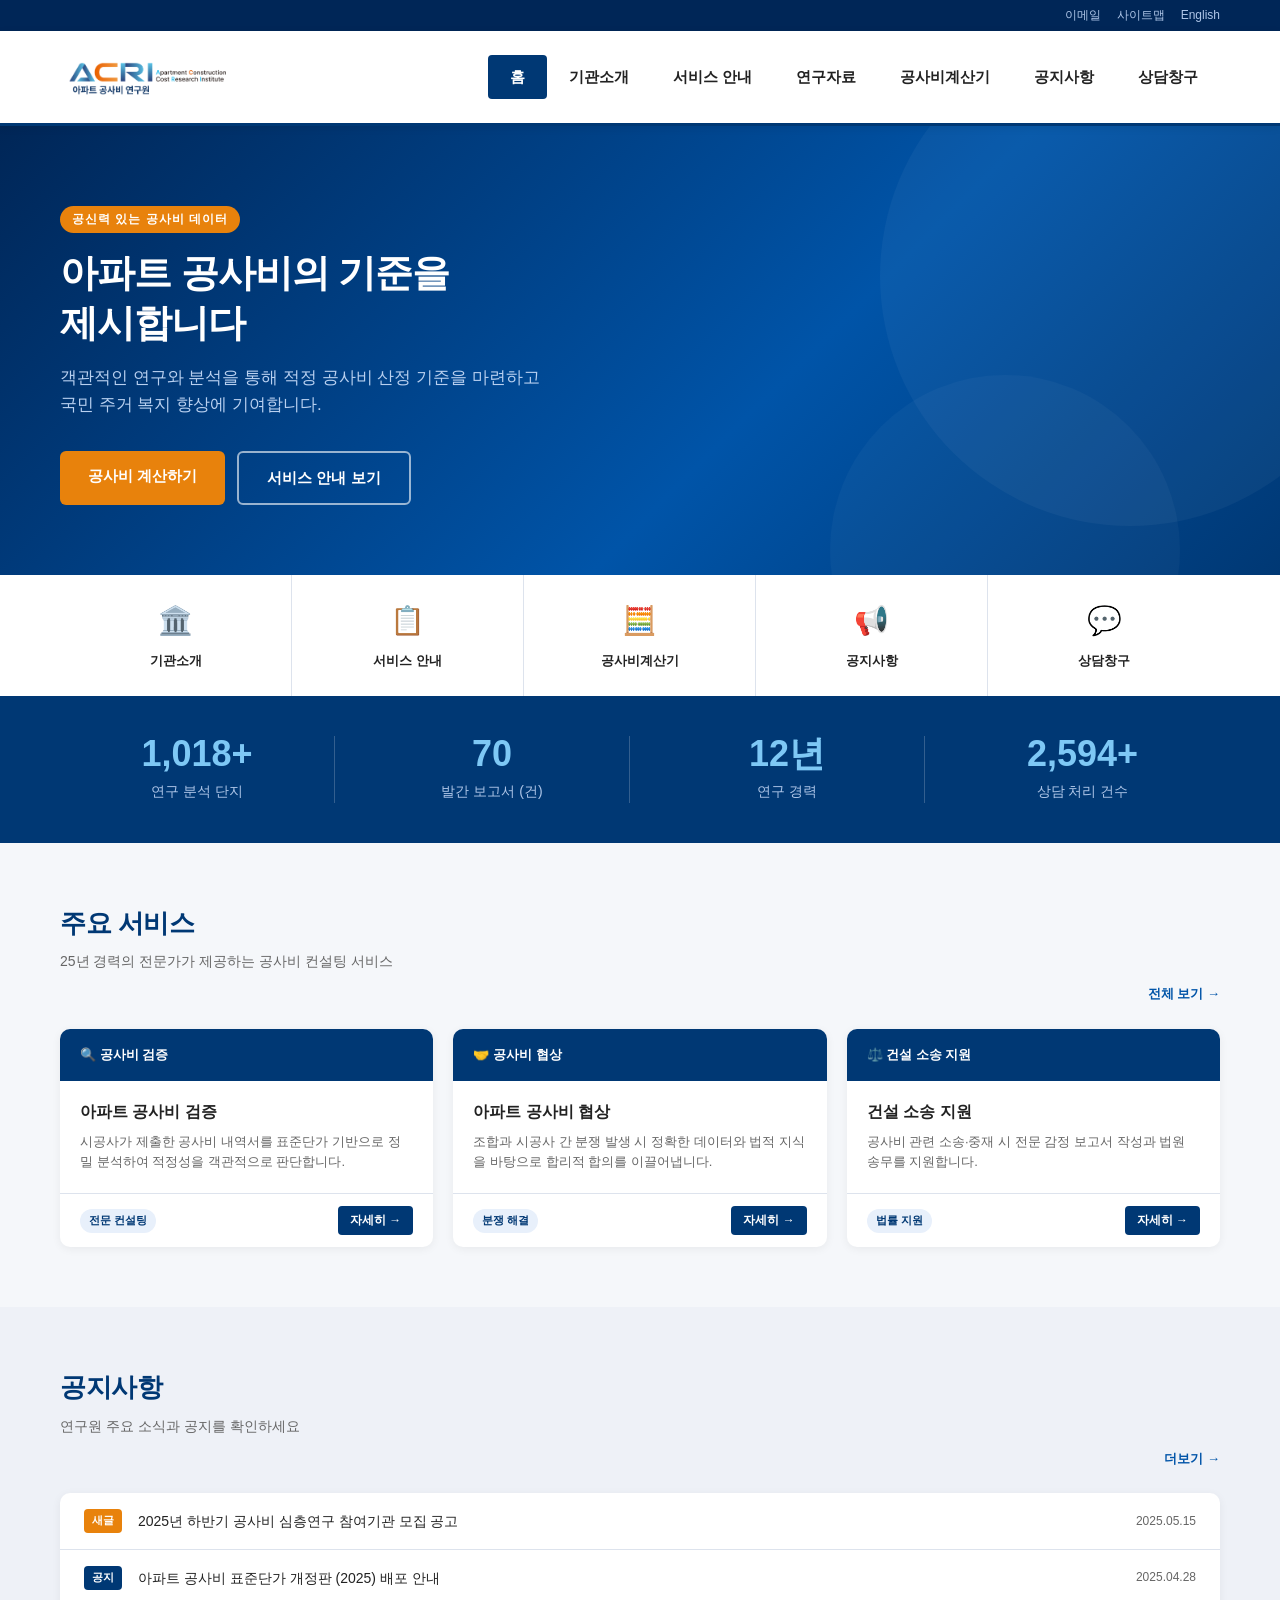
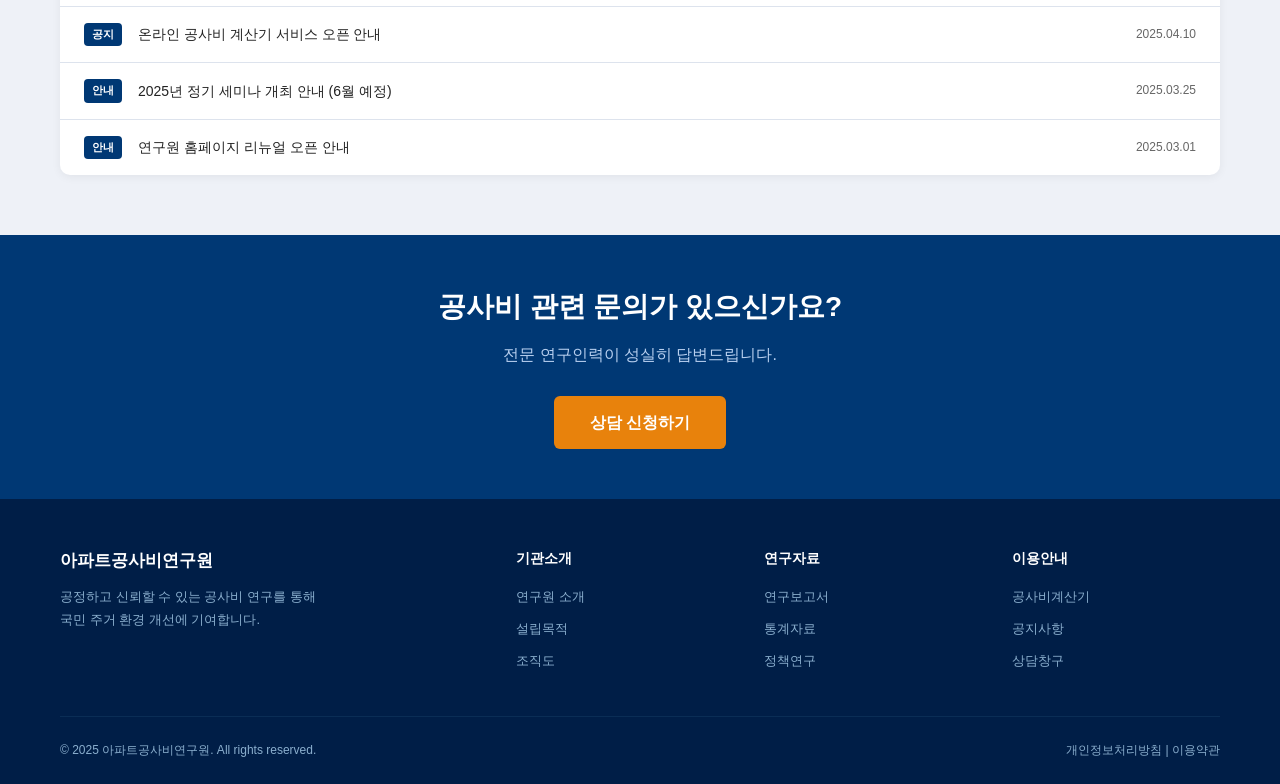
<file: index.html>
<!DOCTYPE html>
<html lang="ko">
<head>
  <meta charset="UTF-8">
  <meta name="viewport" content="width=device-width, initial-scale=1.0">
  <meta http-equiv="Cache-Control" content="no-cache, no-store, must-revalidate">
  <meta http-equiv="Pragma" content="no-cache">
  <meta http-equiv="Expires" content="0">
  <title>아파트공사비연구원</title>
  <link rel="stylesheet" href="css/style.css">
</head>
<body>

<!-- 상단 유틸 -->
<div class="top-bar">
  <div class="container">
    <a href="#">이메일</a>
    <a href="#">사이트맵</a>
    <a href="#">English</a>
  </div>
</div>

<!-- 헤더 -->
<header>
  <div class="container">
    <div class="header-inner">
      <a href="index.html" class="logo">
        <img src="images/logo.png" alt="아파트 공사비 연구원">
      </a>
      <button class="menu-toggle">☰</button>
      <nav>
        <ul>
          <li><a href="index.html" class="active">홈</a></li>
          <li><a href="about.html">기관소개</a></li>
          <li><a href="research.html">서비스 안내</a></li>
          <li><a href="materials.html">연구자료</a></li>
          <li><a href="calculator.html">공사비계산기</a></li>
          <li><a href="news.html">공지사항</a></li>
          <li><a href="contact.html">상담창구</a></li>
        </ul>
      </nav>
    </div>
  </div>
</header>

<!-- 히어로 -->
<section class="hero">
  <div class="container">
    <div class="hero-content">
      <div class="hero-badge">공신력 있는 공사비 데이터</div>
      <h2>아파트 공사비의 기준을<br>제시합니다</h2>
      <p>객관적인 연구와 분석을 통해 적정 공사비 산정 기준을 마련하고<br>국민 주거 복지 향상에 기여합니다.</p>
      <div class="hero-btns">
        <a href="calculator.html" class="btn btn-primary">공사비 계산하기</a>
        <a href="research.html" class="btn btn-outline">서비스 안내 보기</a>
      </div>
    </div>
  </div>
</section>

<!-- 빠른 메뉴 -->
<div class="quick-menu">
  <div class="container">
    <div class="quick-menu-grid">
      <a href="about.html" class="quick-item">
        <div class="icon">🏛️</div>
        <span>기관소개</span>
      </a>
      <a href="research.html" class="quick-item">
        <div class="icon">📋</div>
        <span>서비스 안내</span>
      </a>
      <a href="calculator.html" class="quick-item">
        <div class="icon">🧮</div>
        <span>공사비계산기</span>
      </a>
      <a href="news.html" class="quick-item">
        <div class="icon">📢</div>
        <span>공지사항</span>
      </a>
      <a href="contact.html" class="quick-item">
        <div class="icon">💬</div>
        <span>상담창구</span>
      </a>
    </div>
  </div>
</div>

<!-- 통계 -->
<div class="stats-bar">
  <div class="container">
    <div class="stats-grid">
      <div class="stat-item">
        <div class="stat-num" data-target="1240" data-suffix="+">0</div>
        <div class="stat-label">연구 분석 단지</div>
      </div>
      <div class="stat-item">
        <div class="stat-num" data-target="87" data-suffix="">0</div>
        <div class="stat-label">발간 보고서 (건)</div>
      </div>
      <div class="stat-item">
        <div class="stat-num" data-target="15" data-suffix="년">0</div>
        <div class="stat-label">연구 경력</div>
      </div>
      <div class="stat-item">
        <div class="stat-num" data-target="3200" data-suffix="+">0</div>
        <div class="stat-label">상담 처리 건수</div>
      </div>
    </div>
  </div>
</div>

<!-- 주요 서비스 -->
<section class="section">
  <div class="container">
    <div class="section-header">
      <div>
        <div class="section-title">주요 서비스</div>
        <div class="section-subtitle">25년 경력의 전문가가 제공하는 공사비 컨설팅 서비스</div>
      </div>
      <a href="research.html" class="more-link">전체 보기 →</a>
    </div>
    <div class="card-grid">
      <div class="card">
        <div class="card-header">🔍 공사비 검증</div>
        <div class="card-body">
          <h3>아파트 공사비 검증</h3>
          <p>시공사가 제출한 공사비 내역서를 표준단가 기반으로 정밀 분석하여 적정성을 객관적으로 판단합니다.</p>
        </div>
        <div class="card-footer">
          <span class="tag">전문 컨설팅</span>
          <a href="research.html" class="download-btn">자세히 →</a>
        </div>
      </div>
      <div class="card">
        <div class="card-header">🤝 공사비 협상</div>
        <div class="card-body">
          <h3>아파트 공사비 협상</h3>
          <p>조합과 시공사 간 분쟁 발생 시 정확한 데이터와 법적 지식을 바탕으로 합리적 합의를 이끌어냅니다.</p>
        </div>
        <div class="card-footer">
          <span class="tag">분쟁 해결</span>
          <a href="research.html" class="download-btn">자세히 →</a>
        </div>
      </div>
      <div class="card">
        <div class="card-header">⚖️ 건설 소송 지원</div>
        <div class="card-body">
          <h3>건설 소송 지원</h3>
          <p>공사비 관련 소송·중재 시 전문 감정 보고서 작성과 법원 송무를 지원합니다.</p>
        </div>
        <div class="card-footer">
          <span class="tag">법률 지원</span>
          <a href="research.html" class="download-btn">자세히 →</a>
        </div>
      </div>
    </div>
  </div>
</section>

<!-- 공지사항 -->
<section class="section section-gray">
  <div class="container">
    <div class="section-header">
      <div>
        <div class="section-title">공지사항</div>
        <div class="section-subtitle">연구원 주요 소식과 공지를 확인하세요</div>
      </div>
      <a href="news.html" class="more-link">더보기 →</a>
    </div>
    <div class="notice-list">
      <div class="notice-item">
        <span class="notice-badge new">새글</span>
        <span class="notice-title">2025년 하반기 공사비 심층연구 참여기관 모집 공고</span>
        <span class="notice-date">2025.05.15</span>
      </div>
      <div class="notice-item">
        <span class="notice-badge">공지</span>
        <span class="notice-title">아파트 공사비 표준단가 개정판 (2025) 배포 안내</span>
        <span class="notice-date">2025.04.28</span>
      </div>
      <div class="notice-item">
        <span class="notice-badge">공지</span>
        <span class="notice-title">온라인 공사비 계산기 서비스 오픈 안내</span>
        <span class="notice-date">2025.04.10</span>
      </div>
      <div class="notice-item">
        <span class="notice-badge">안내</span>
        <span class="notice-title">2025년 정기 세미나 개최 안내 (6월 예정)</span>
        <span class="notice-date">2025.03.25</span>
      </div>
      <div class="notice-item">
        <span class="notice-badge">안내</span>
        <span class="notice-title">연구원 홈페이지 리뉴얼 오픈 안내</span>
        <span class="notice-date">2025.03.01</span>
      </div>
    </div>
  </div>
</section>

<!-- 상담 배너 -->
<section class="section" style="background: var(--primary); color: white; padding: 50px 0;">
  <div class="container" style="text-align: center;">
    <h2 style="font-size: 28px; margin-bottom: 12px;">공사비 관련 문의가 있으신가요?</h2>
    <p style="color: #b8d0f0; margin-bottom: 28px; font-size: 16px;">전문 연구인력이 성실히 답변드립니다.</p>
    <a href="contact.html" class="btn btn-primary" style="font-size: 16px; padding: 14px 36px;">상담 신청하기</a>
  </div>
</section>

<!-- 푸터 -->
<footer>
  <div class="container">
    <div class="footer-grid">
      <div class="footer-logo">
        <h3>아파트공사비연구원</h3>
        <p>공정하고 신뢰할 수 있는 공사비 연구를 통해<br>국민 주거 환경 개선에 기여합니다.</p>
      </div>
      <div class="footer-col">
        <h4>기관소개</h4>
        <ul>
          <li><a href="about.html">연구원 소개</a></li>
          <li><a href="about.html#mission">설립목적</a></li>
          <li><a href="about.html#org">조직도</a></li>
        </ul>
      </div>
      <div class="footer-col">
        <h4>연구자료</h4>
        <ul>
          <li><a href="materials.html">연구보고서</a></li>
          <li><a href="materials.html">통계자료</a></li>
          <li><a href="materials.html">정책연구</a></li>
        </ul>
      </div>
      <div class="footer-col">
        <h4>이용안내</h4>
        <ul>
          <li><a href="calculator.html">공사비계산기</a></li>
          <li><a href="news.html">공지사항</a></li>
          <li><a href="contact.html">상담창구</a></li>
        </ul>
      </div>
    </div>
    <div class="footer-bottom">
      <span>© 2025 아파트공사비연구원. All rights reserved.</span>
      <span>개인정보처리방침 | 이용약관</span>
    </div>
  </div>
</footer>

<!-- 모달 -->
<div class="modal-overlay" id="modal">
  <div class="modal">
    <h3 id="modal-title"></h3>
    <p id="modal-msg"></p>
    <button class="btn" onclick="closeModal()">확인</button>
  </div>
</div>

<script src="js/main.js"></script>
</body>
</html>
</file>
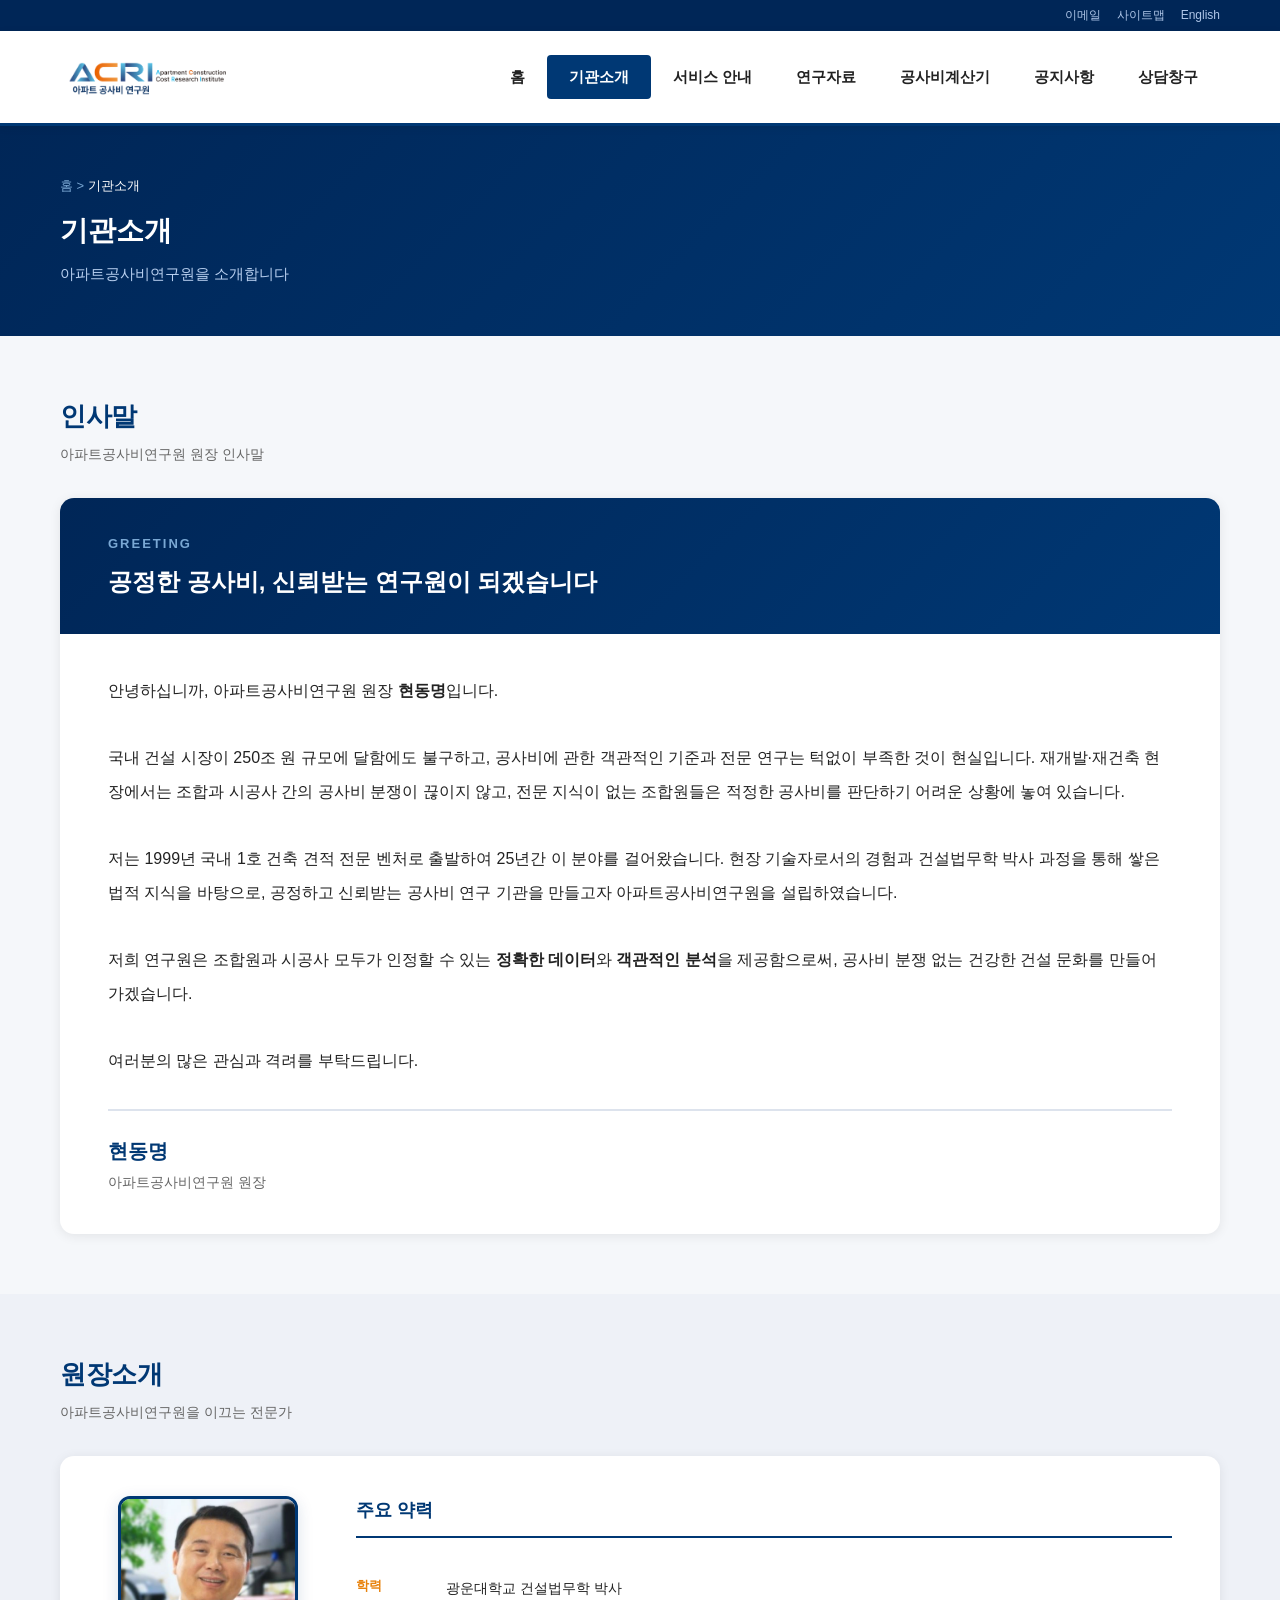
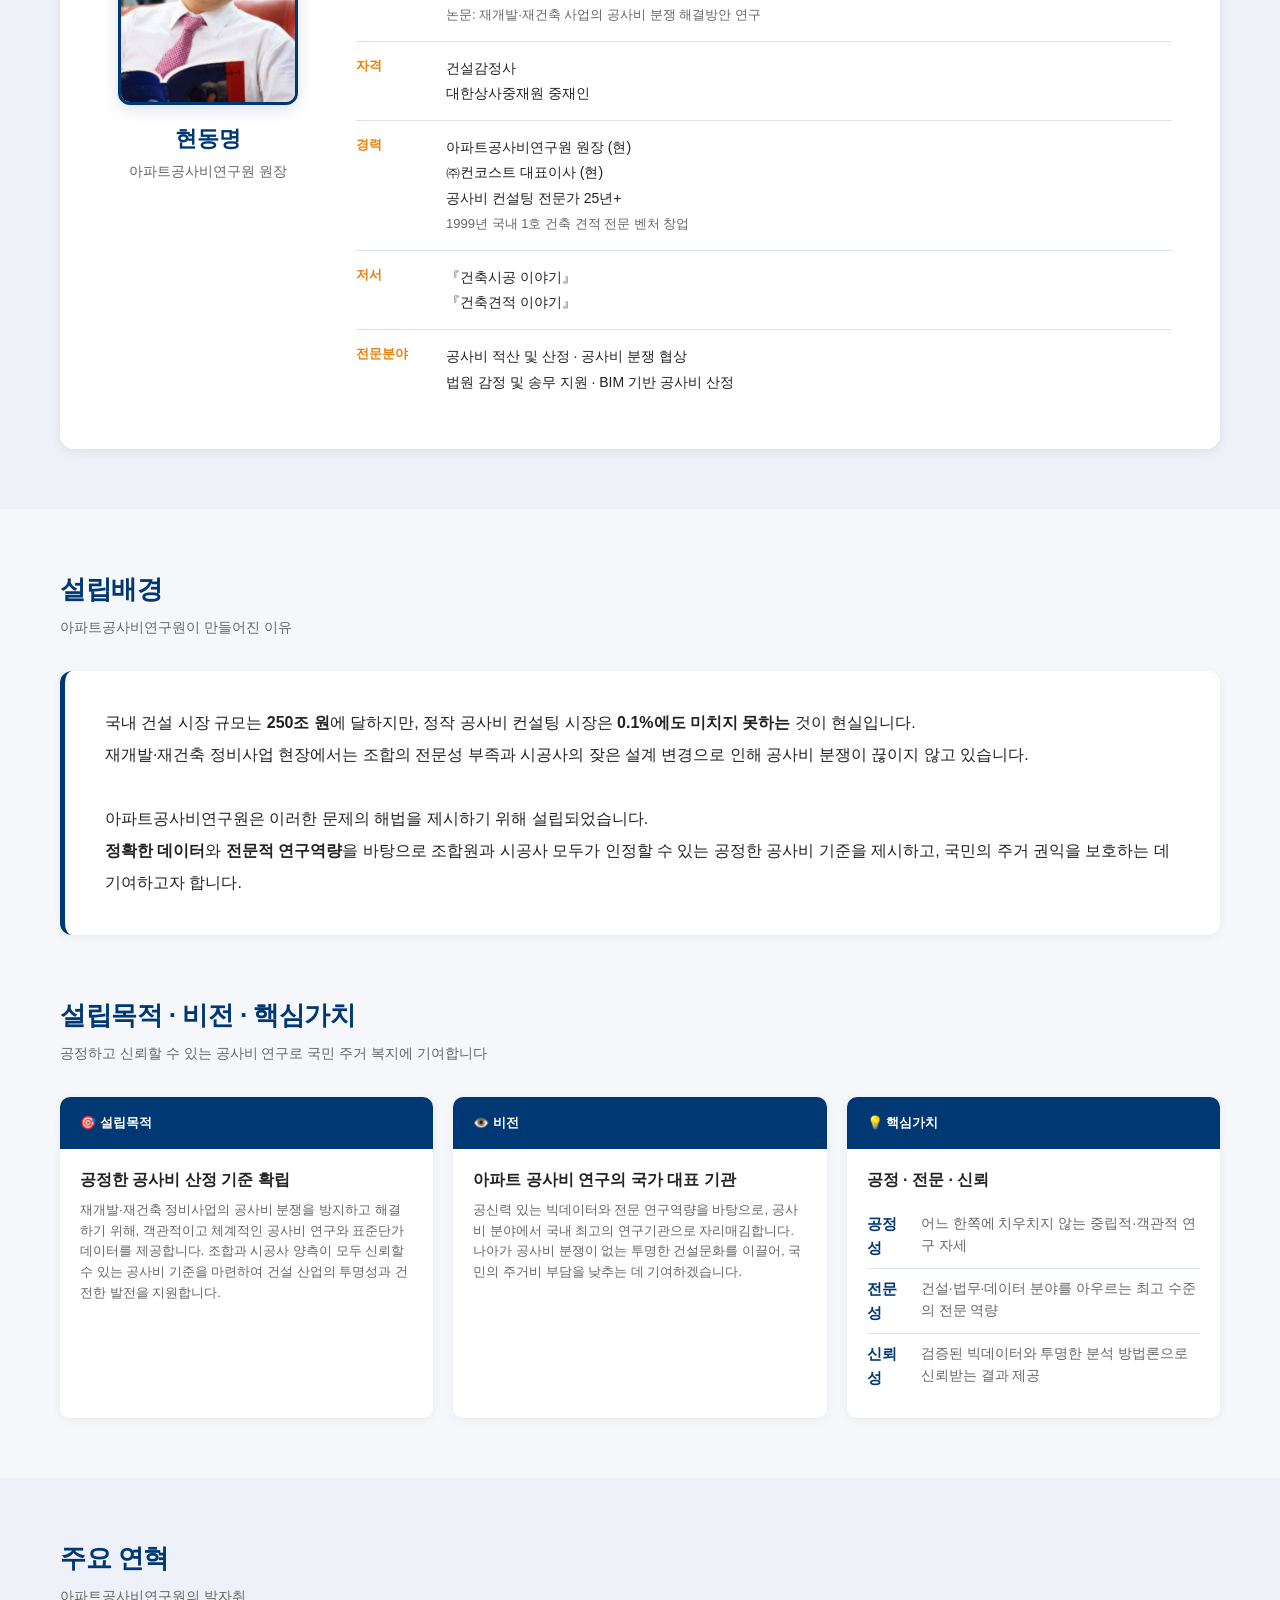
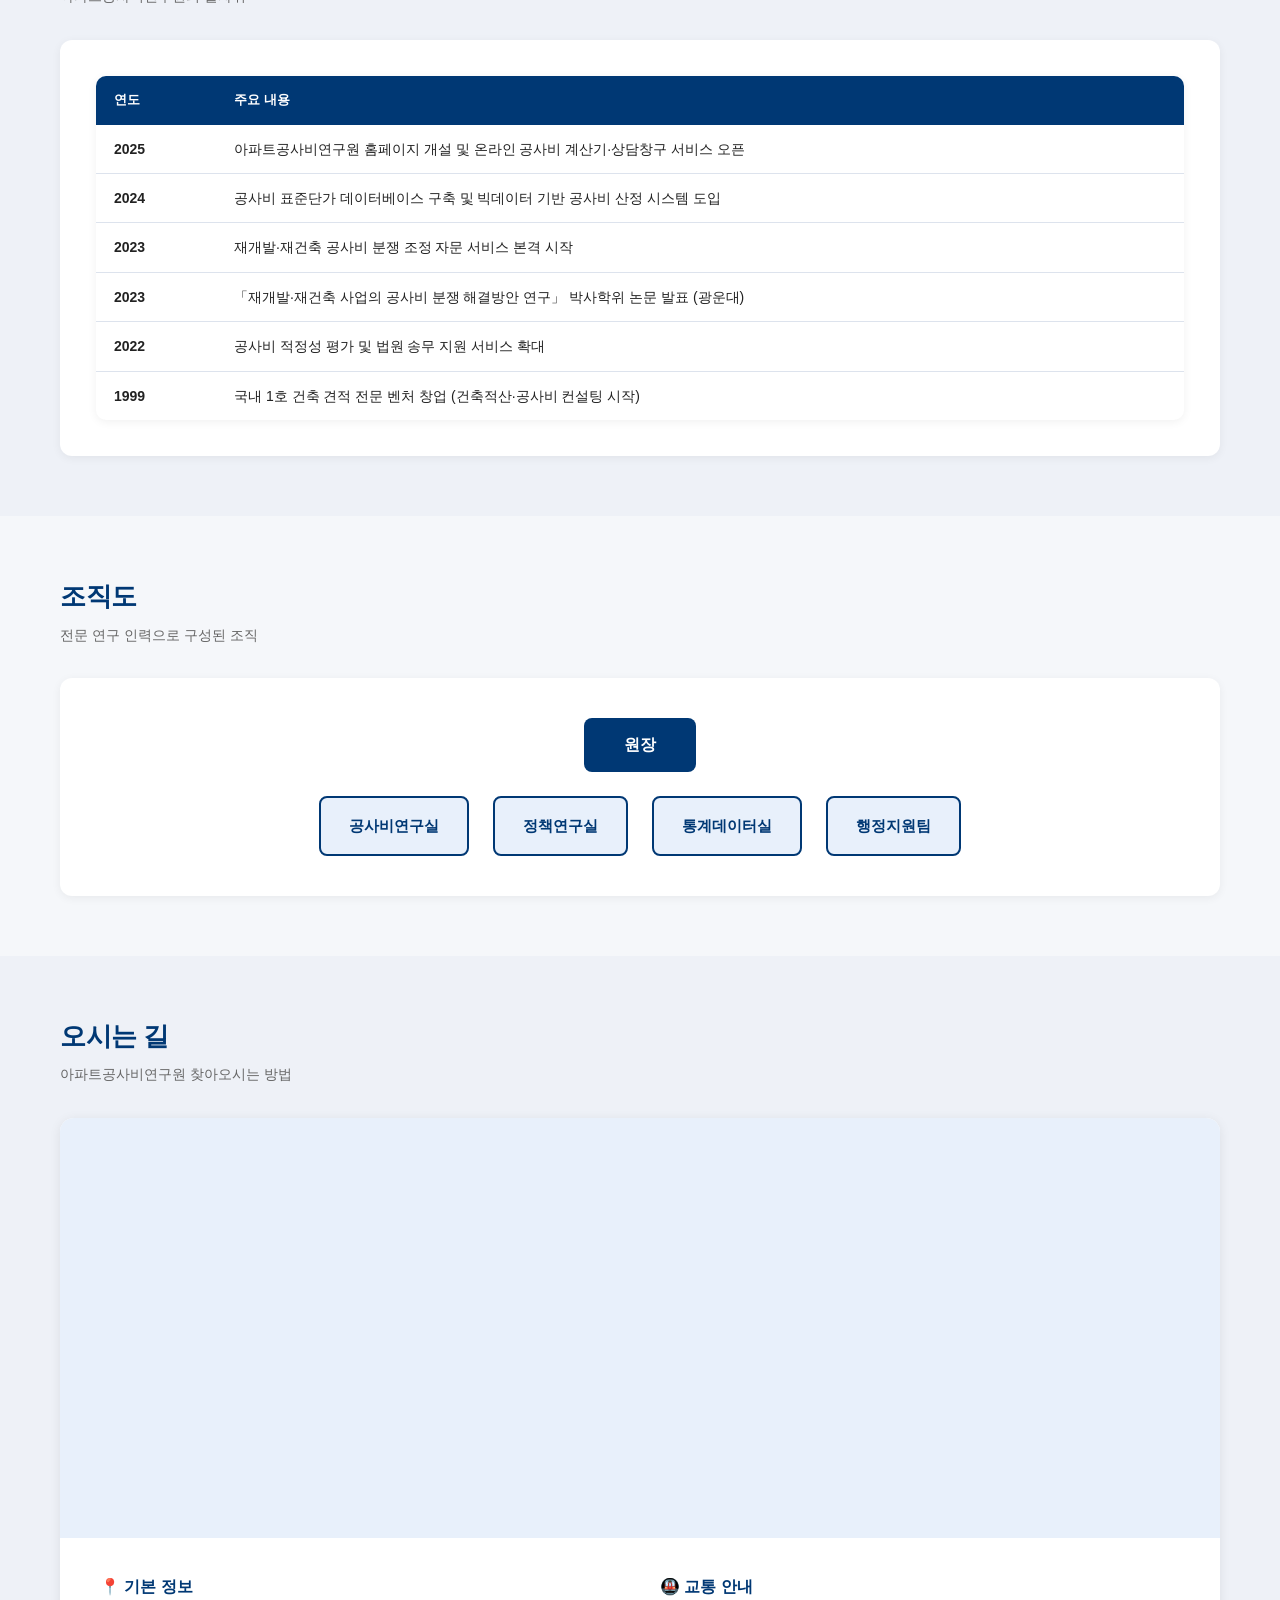
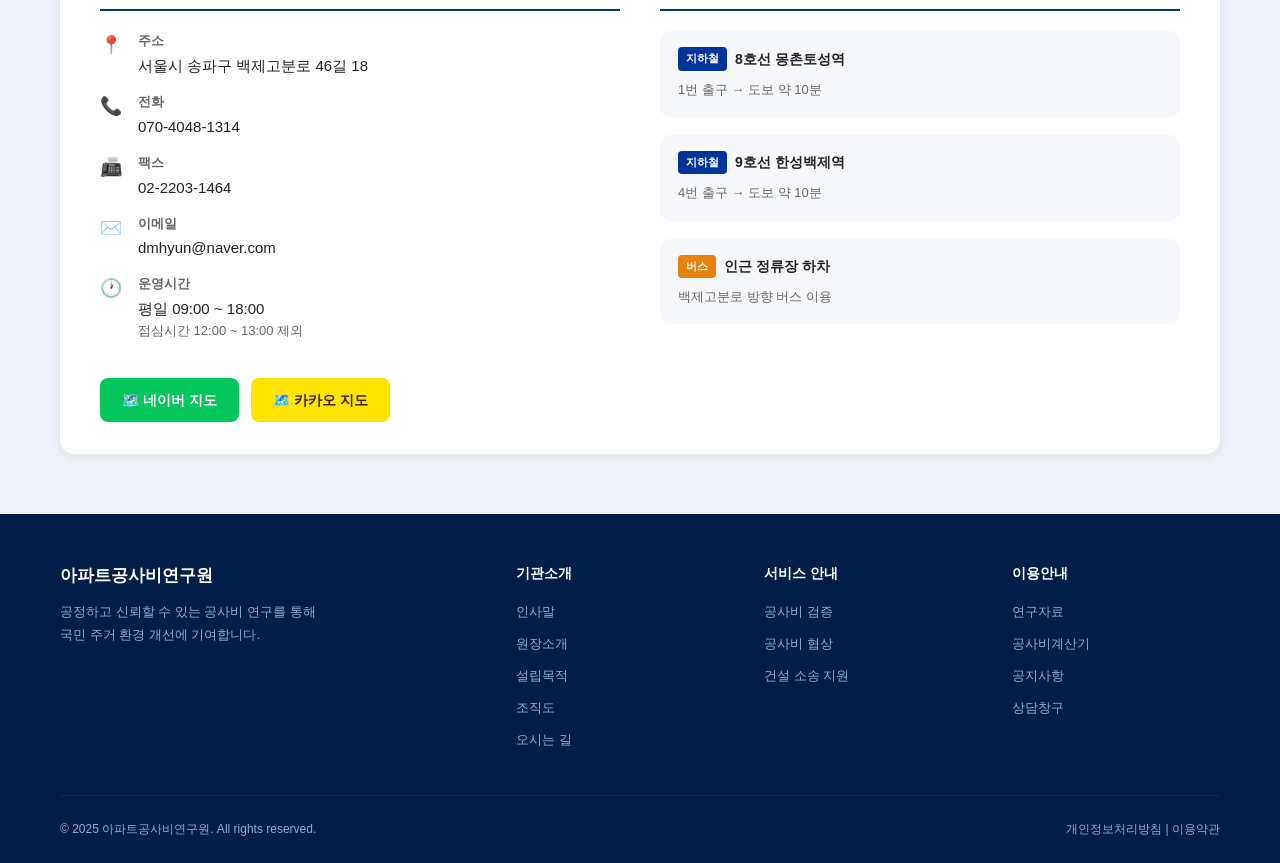
<file: about.html>
<!DOCTYPE html>
<html lang="ko">
<head>
  <meta charset="UTF-8">
  <meta name="viewport" content="width=device-width, initial-scale=1.0">
  <title>기관소개 - 아파트공사비연구원</title>
  <link rel="stylesheet" href="css/style.css">
</head>
<body>

<div class="top-bar">
  <div class="container">
    <a href="#">이메일</a>
    <a href="#">사이트맵</a>
    <a href="#">English</a>
  </div>
</div>

<header>
  <div class="container">
    <div class="header-inner">
      <a href="index.html" class="logo">
        <img src="images/logo.png" alt="아파트 공사비 연구원">
      </a>
      <button class="menu-toggle">☰</button>
      <nav>
        <ul>
          <li><a href="index.html">홈</a></li>
          <li><a href="about.html" class="active">기관소개</a></li>
          <li><a href="research.html">서비스 안내</a></li>
          <li><a href="materials.html">연구자료</a></li>
          <li><a href="calculator.html">공사비계산기</a></li>
          <li><a href="news.html">공지사항</a></li>
          <li><a href="contact.html">상담창구</a></li>
        </ul>
      </nav>
    </div>
  </div>
</header>

<div class="page-hero">
  <div class="container">
    <div class="breadcrumb">홈 &gt; <span>기관소개</span></div>
    <h2>기관소개</h2>
    <p>아파트공사비연구원을 소개합니다</p>
  </div>
</div>

<!-- 인사말 -->
<section class="section" id="greeting">
  <div class="container">
    <div class="section-title">인사말</div>
    <div class="section-subtitle">아파트공사비연구원 원장 인사말</div>

    <div style="background:white; border-radius:14px; box-shadow:0 2px 12px rgba(0,0,0,0.08); overflow:hidden;">
      <!-- 인사말 헤더 -->
      <div style="background:linear-gradient(135deg, #002657, #003874); padding:36px 48px; color:white;">
        <div style="font-size:13px; color:#7aa8d4; letter-spacing:2px; font-weight:700; margin-bottom:10px;">GREETING</div>
        <h3 style="font-size:24px; font-weight:800; line-height:1.4;">공정한 공사비, 신뢰받는 연구원이 되겠습니다</h3>
      </div>
      <!-- 인사말 본문 -->
      <div style="padding:40px 48px; display:flex; gap:40px; align-items:flex-start; flex-wrap:wrap;">
        <div style="flex:1; min-width:280px;">
          <p style="font-size:16px; line-height:2.1; color:var(--text);">
            안녕하십니까, 아파트공사비연구원 원장 <strong>현동명</strong>입니다.<br><br>
            국내 건설 시장이 250조 원 규모에 달함에도 불구하고, 공사비에 관한 객관적인 기준과 전문 연구는 턱없이 부족한 것이 현실입니다.
            재개발·재건축 현장에서는 조합과 시공사 간의 공사비 분쟁이 끊이지 않고,
            전문 지식이 없는 조합원들은 적정한 공사비를 판단하기 어려운 상황에 놓여 있습니다.<br><br>
            저는 1999년 국내 1호 건축 견적 전문 벤처로 출발하여 25년간 이 분야를 걸어왔습니다.
            현장 기술자로서의 경험과 건설법무학 박사 과정을 통해 쌓은 법적 지식을 바탕으로,
            공정하고 신뢰받는 공사비 연구 기관을 만들고자 아파트공사비연구원을 설립하였습니다.<br><br>
            저희 연구원은 조합원과 시공사 모두가 인정할 수 있는 <strong>정확한 데이터</strong>와
            <strong>객관적인 분석</strong>을 제공함으로써, 공사비 분쟁 없는 건강한 건설 문화를 만들어 가겠습니다.<br><br>
            여러분의 많은 관심과 격려를 부탁드립니다.
          </p>
          <div style="margin-top:32px; padding-top:24px; border-top:2px solid var(--border); display:flex; align-items:center; gap:16px;">
            <div>
              <div style="font-size:20px; font-weight:800; color:var(--primary);">현동명</div>
              <div style="font-size:14px; color:var(--text-muted); margin-top:4px;">아파트공사비연구원 원장</div>
            </div>
          </div>
        </div>
      </div>
    </div>
  </div>
</section>

<!-- 원장소개 -->
<section class="section section-gray" id="director">
  <div class="container">
    <div class="section-title">원장소개</div>
    <div class="section-subtitle">아파트공사비연구원을 이끄는 전문가</div>

    <div style="background:white; border-radius:14px; box-shadow:0 2px 12px rgba(0,0,0,0.08); padding:40px 48px; display:flex; gap:48px; align-items:flex-start; flex-wrap:wrap;">

      <!-- 사진 영역 -->
      <div style="text-align:center; min-width:200px;">
        <div style="width:180px; border-radius:12px; overflow:hidden; border:3px solid var(--primary); box-shadow:0 4px 16px rgba(0,56,116,0.15); margin:0 auto;">
          <img src="images/director.jpg" alt="현동명 원장" style="width:100%; display:block; object-fit:cover;">
        </div>
        <div style="margin-top:16px;">
          <div style="font-size:22px; font-weight:800; color:var(--primary);">현동명</div>
          <div style="font-size:14px; color:var(--text-muted); margin-top:4px;">아파트공사비연구원 원장</div>
        </div>
      </div>

      <!-- 약력 -->
      <div style="flex:1; min-width:280px;">
        <h3 style="font-size:18px; font-weight:800; color:var(--primary); margin-bottom:24px; padding-bottom:12px; border-bottom:2px solid var(--primary);">주요 약력</h3>

        <div style="display:flex; flex-direction:column; gap:0;">

          <div style="display:flex; gap:0; padding:14px 0; border-bottom:1px solid var(--border);">
            <div style="min-width:90px; font-size:13px; font-weight:700; color:var(--accent);">학력</div>
            <div style="font-size:14px; color:var(--text); line-height:1.8;">
              광운대학교 건설법무학 박사<br>
              <span style="color:var(--text-muted); font-size:13px;">논문: 재개발·재건축 사업의 공사비 분쟁 해결방안 연구</span>
            </div>
          </div>

          <div style="display:flex; gap:0; padding:14px 0; border-bottom:1px solid var(--border);">
            <div style="min-width:90px; font-size:13px; font-weight:700; color:var(--accent);">자격</div>
            <div style="font-size:14px; color:var(--text); line-height:1.8;">
              건설감정사<br>
              대한상사중재원 중재인
            </div>
          </div>

          <div style="display:flex; gap:0; padding:14px 0; border-bottom:1px solid var(--border);">
            <div style="min-width:90px; font-size:13px; font-weight:700; color:var(--accent);">경력</div>
            <div style="font-size:14px; color:var(--text); line-height:1.8;">
              아파트공사비연구원 원장 (현)<br>
              ㈜컨코스트 대표이사 (현)<br>
              공사비 컨설팅 전문가 25년+<br>
              <span style="color:var(--text-muted); font-size:13px;">1999년 국내 1호 건축 견적 전문 벤처 창업</span>
            </div>
          </div>

          <div style="display:flex; gap:0; padding:14px 0; border-bottom:1px solid var(--border);">
            <div style="min-width:90px; font-size:13px; font-weight:700; color:var(--accent);">저서</div>
            <div style="font-size:14px; color:var(--text); line-height:1.8;">
              『건축시공 이야기』<br>
              『건축견적 이야기』
            </div>
          </div>

          <div style="display:flex; gap:0; padding:14px 0;">
            <div style="min-width:90px; font-size:13px; font-weight:700; color:var(--accent);">전문분야</div>
            <div style="font-size:14px; color:var(--text); line-height:1.8;">
              공사비 적산 및 산정 · 공사비 분쟁 협상<br>
              법원 감정 및 송무 지원 · BIM 기반 공사비 산정
            </div>
          </div>

        </div>
      </div>
    </div>
  </div>
</section>

<!-- 설립목적 -->
<section class="section" id="mission">
  <div class="container">

    <!-- 설립배경 -->
    <div class="section-title">설립배경</div>
    <div class="section-subtitle">아파트공사비연구원이 만들어진 이유</div>
    <div style="background:white; border-radius:12px; padding:36px 40px; box-shadow:0 2px 10px rgba(0,0,0,0.06); margin-bottom:60px; border-left:5px solid var(--primary);">
      <p style="font-size:16px; line-height:2; color:var(--text);">
        국내 건설 시장 규모는 <strong>250조 원</strong>에 달하지만, 정작 공사비 컨설팅 시장은 <strong>0.1%에도 미치지 못하는</strong> 것이 현실입니다.<br>
        재개발·재건축 정비사업 현장에서는 조합의 전문성 부족과 시공사의 잦은 설계 변경으로 인해 공사비 분쟁이 끊이지 않고 있습니다.<br><br>
        아파트공사비연구원은 이러한 문제의 해법을 제시하기 위해 설립되었습니다.<br>
        <strong>정확한 데이터</strong>와 <strong>전문적 연구역량</strong>을 바탕으로 조합원과 시공사 모두가 인정할 수 있는 공정한 공사비 기준을 제시하고,
        국민의 주거 권익을 보호하는 데 기여하고자 합니다.
      </p>
    </div>

    <!-- 설립목적 / 비전 / 핵심가치 카드 -->
    <div class="section-title">설립목적 · 비전 · 핵심가치</div>
    <div class="section-subtitle">공정하고 신뢰할 수 있는 공사비 연구로 국민 주거 복지에 기여합니다</div>
    <div class="card-grid">
      <div class="card">
        <div class="card-header">🎯 설립목적</div>
        <div class="card-body">
          <h3>공정한 공사비 산정 기준 확립</h3>
          <p>재개발·재건축 정비사업의 공사비 분쟁을 방지하고 해결하기 위해, 객관적이고 체계적인 공사비 연구와 표준단가 데이터를 제공합니다. 조합과 시공사 양측이 모두 신뢰할 수 있는 공사비 기준을 마련하여 건설 산업의 투명성과 건전한 발전을 지원합니다.</p>
        </div>
      </div>
      <div class="card">
        <div class="card-header">👁️ 비전</div>
        <div class="card-body">
          <h3>아파트 공사비 연구의 국가 대표 기관</h3>
          <p>공신력 있는 빅데이터와 전문 연구역량을 바탕으로, 공사비 분야에서 국내 최고의 연구기관으로 자리매김합니다. 나아가 공사비 분쟁이 없는 투명한 건설문화를 이끌어, 국민의 주거비 부담을 낮추는 데 기여하겠습니다.</p>
        </div>
      </div>
      <div class="card">
        <div class="card-header">💡 핵심가치</div>
        <div class="card-body">
          <h3>공정 · 전문 · 신뢰</h3>
          <ul style="list-style:none; padding:0; margin-top:12px;">
            <li style="padding:8px 0; border-bottom:1px solid var(--border); display:flex; gap:10px; align-items:flex-start;">
              <span style="color:var(--primary); font-weight:800; min-width:44px;">공정성</span>
              <span style="color:var(--text-muted); font-size:14px;">어느 한쪽에 치우치지 않는 중립적·객관적 연구 자세</span>
            </li>
            <li style="padding:8px 0; border-bottom:1px solid var(--border); display:flex; gap:10px; align-items:flex-start;">
              <span style="color:var(--primary); font-weight:800; min-width:44px;">전문성</span>
              <span style="color:var(--text-muted); font-size:14px;">건설·법무·데이터 분야를 아우르는 최고 수준의 전문 역량</span>
            </li>
            <li style="padding:8px 0; display:flex; gap:10px; align-items:flex-start;">
              <span style="color:var(--primary); font-weight:800; min-width:44px;">신뢰성</span>
              <span style="color:var(--text-muted); font-size:14px;">검증된 빅데이터와 투명한 분석 방법론으로 신뢰받는 결과 제공</span>
            </li>
          </ul>
        </div>
      </div>
    </div>
  </div>
</section>

<!-- 주요 연혁 -->
<section class="section section-gray">
  <div class="container">
    <div class="section-title">주요 연혁</div>
    <div class="section-subtitle">아파트공사비연구원의 발자취</div>
    <div style="background:white; border-radius:12px; padding:36px; box-shadow:0 2px 10px rgba(0,0,0,0.06);">
      <table class="data-table">
        <thead>
          <tr>
            <th style="width:120px">연도</th>
            <th>주요 내용</th>
          </tr>
        </thead>
        <tbody>
          <tr><td><strong>2025</strong></td><td>아파트공사비연구원 홈페이지 개설 및 온라인 공사비 계산기·상담창구 서비스 오픈</td></tr>
          <tr><td><strong>2024</strong></td><td>공사비 표준단가 데이터베이스 구축 및 빅데이터 기반 공사비 산정 시스템 도입</td></tr>
          <tr><td><strong>2023</strong></td><td>재개발·재건축 공사비 분쟁 조정 자문 서비스 본격 시작</td></tr>
          <tr><td><strong>2023</strong></td><td>「재개발·재건축 사업의 공사비 분쟁 해결방안 연구」 박사학위 논문 발표 (광운대)</td></tr>
          <tr><td><strong>2022</strong></td><td>공사비 적정성 평가 및 법원 송무 지원 서비스 확대</td></tr>
          <tr><td><strong>1999</strong></td><td>국내 1호 건축 견적 전문 벤처 창업 (건축적산·공사비 컨설팅 시작)</td></tr>
        </tbody>
      </table>
    </div>
  </div>
</section>

<!-- 조직도 -->
<section class="section" id="org">
  <div class="container">
    <div class="section-title">조직도</div>
    <div class="section-subtitle">전문 연구 인력으로 구성된 조직</div>
    <div style="background:white; border-radius:12px; padding:40px; box-shadow:0 2px 10px rgba(0,0,0,0.06); text-align:center;">
      <div style="background:var(--primary); color:white; display:inline-block; padding:14px 40px; border-radius:8px; font-weight:800; font-size:16px; margin-bottom:24px;">원장</div>
      <div style="display:flex; justify-content:center; gap:24px; flex-wrap:wrap;">
        <div style="background:#e8f0fb; border:2px solid var(--primary); border-radius:8px; padding:16px 28px; font-weight:700; color:var(--primary);">공사비연구실</div>
        <div style="background:#e8f0fb; border:2px solid var(--primary); border-radius:8px; padding:16px 28px; font-weight:700; color:var(--primary);">정책연구실</div>
        <div style="background:#e8f0fb; border:2px solid var(--primary); border-radius:8px; padding:16px 28px; font-weight:700; color:var(--primary);">통계데이터실</div>
        <div style="background:#e8f0fb; border:2px solid var(--primary); border-radius:8px; padding:16px 28px; font-weight:700; color:var(--primary);">행정지원팀</div>
      </div>
    </div>
  </div>
</section>

<!-- 오시는 길 -->
<section class="section section-gray" id="location">
  <div class="container">
    <div class="section-title">오시는 길</div>
    <div class="section-subtitle">아파트공사비연구원 찾아오시는 방법</div>

    <div style="background:white; border-radius:14px; box-shadow:0 2px 12px rgba(0,0,0,0.08); overflow:hidden;">

      <!-- 지도 -->
      <div style="width:100%; height:420px; background:#e8f0fb;">
        <iframe
          src="https://maps.google.com/maps?q=서울시+송파구+백제고분로46길+18&output=embed&hl=ko&z=16"
          width="100%" height="420" style="border:0; display:block;"
          allowfullscreen="" loading="lazy">
        </iframe>
      </div>

      <!-- 주소 및 교통정보 -->
      <div style="padding:36px 40px; display:grid; grid-template-columns:1fr 1fr; gap:40px; flex-wrap:wrap;">

        <!-- 주소·연락처 -->
        <div>
          <h3 style="font-size:16px; font-weight:800; color:var(--primary); margin-bottom:20px; padding-bottom:10px; border-bottom:2px solid var(--primary);">📍 기본 정보</h3>
          <div style="display:flex; flex-direction:column; gap:14px;">
            <div style="display:flex; gap:14px; align-items:flex-start;">
              <span style="font-size:18px; min-width:24px;">📍</span>
              <div>
                <div style="font-size:13px; color:var(--text-muted); font-weight:700; margin-bottom:2px;">주소</div>
                <div style="font-size:15px; color:var(--text);">서울시 송파구 백제고분로 46길 18</div>
              </div>
            </div>
            <div style="display:flex; gap:14px; align-items:flex-start;">
              <span style="font-size:18px; min-width:24px;">📞</span>
              <div>
                <div style="font-size:13px; color:var(--text-muted); font-weight:700; margin-bottom:2px;">전화</div>
                <div style="font-size:15px; color:var(--text);">070-4048-1314</div>
              </div>
            </div>
            <div style="display:flex; gap:14px; align-items:flex-start;">
              <span style="font-size:18px; min-width:24px;">📠</span>
              <div>
                <div style="font-size:13px; color:var(--text-muted); font-weight:700; margin-bottom:2px;">팩스</div>
                <div style="font-size:15px; color:var(--text);">02-2203-1464</div>
              </div>
            </div>
            <div style="display:flex; gap:14px; align-items:flex-start;">
              <span style="font-size:18px; min-width:24px;">✉️</span>
              <div>
                <div style="font-size:13px; color:var(--text-muted); font-weight:700; margin-bottom:2px;">이메일</div>
                <div style="font-size:15px; color:var(--text);">dmhyun@naver.com</div>
              </div>
            </div>
            <div style="display:flex; gap:14px; align-items:flex-start;">
              <span style="font-size:18px; min-width:24px;">🕐</span>
              <div>
                <div style="font-size:13px; color:var(--text-muted); font-weight:700; margin-bottom:2px;">운영시간</div>
                <div style="font-size:15px; color:var(--text);">평일 09:00 ~ 18:00</div>
                <div style="font-size:13px; color:var(--text-muted);">점심시간 12:00 ~ 13:00 제외</div>
              </div>
            </div>
          </div>
        </div>

        <!-- 교통정보 -->
        <div>
          <h3 style="font-size:16px; font-weight:800; color:var(--primary); margin-bottom:20px; padding-bottom:10px; border-bottom:2px solid var(--primary);">🚇 교통 안내</h3>
          <div style="display:flex; flex-direction:column; gap:18px;">

            <div style="background:#f5f7fa; border-radius:10px; padding:16px 18px;">
              <div style="display:flex; align-items:center; gap:8px; margin-bottom:8px;">
                <span style="background:#003499; color:white; font-size:11px; font-weight:800; padding:3px 8px; border-radius:4px;">지하철</span>
                <span style="font-size:14px; font-weight:700; color:var(--text);">8호선 몽촌토성역</span>
              </div>
              <p style="font-size:13px; color:var(--text-muted); line-height:1.7; margin:0;">
                1번 출구 → 도보 약 10분
              </p>
            </div>

            <div style="background:#f5f7fa; border-radius:10px; padding:16px 18px;">
              <div style="display:flex; align-items:center; gap:8px; margin-bottom:8px;">
                <span style="background:#003499; color:white; font-size:11px; font-weight:800; padding:3px 8px; border-radius:4px;">지하철</span>
                <span style="font-size:14px; font-weight:700; color:var(--text);">9호선 한성백제역</span>
              </div>
              <p style="font-size:13px; color:var(--text-muted); line-height:1.7; margin:0;">
                4번 출구 → 도보 약 10분
              </p>
            </div>

            <div style="background:#f5f7fa; border-radius:10px; padding:16px 18px;">
              <div style="display:flex; align-items:center; gap:8px; margin-bottom:8px;">
                <span style="background:#e8820c; color:white; font-size:11px; font-weight:800; padding:3px 8px; border-radius:4px;">버스</span>
                <span style="font-size:14px; font-weight:700; color:var(--text);">인근 정류장 하차</span>
              </div>
              <p style="font-size:13px; color:var(--text-muted); line-height:1.7; margin:0;">
                백제고분로 방향 버스 이용
              </p>
            </div>

          </div>
        </div>

      </div>

      <!-- 지도 바로가기 버튼 -->
      <div style="padding:0 40px 32px; display:flex; gap:12px; flex-wrap:wrap;">
        <a href="https://map.naver.com/v5/search/서울시 송파구 백제고분로 46길 18" target="_blank"
          style="display:inline-flex; align-items:center; gap:8px; padding:11px 22px; background:#03c75a; color:white; border-radius:8px; font-size:14px; font-weight:700; text-decoration:none;">
          🗺️ 네이버 지도
        </a>
        <a href="https://map.kakao.com/?q=서울시 송파구 백제고분로 46길 18" target="_blank"
          style="display:inline-flex; align-items:center; gap:8px; padding:11px 22px; background:#fee500; color:#3c1e1e; border-radius:8px; font-size:14px; font-weight:700; text-decoration:none;">
          🗺️ 카카오 지도
        </a>
      </div>

    </div>
  </div>
</section>

<footer>
  <div class="container">
    <div class="footer-grid">
      <div class="footer-logo">
        <h3>아파트공사비연구원</h3>
        <p>공정하고 신뢰할 수 있는 공사비 연구를 통해<br>국민 주거 환경 개선에 기여합니다.</p>
      </div>
      <div class="footer-col"><h4>기관소개</h4><ul><li><a href="about.html#greeting">인사말</a></li><li><a href="about.html#director">원장소개</a></li><li><a href="about.html#mission">설립목적</a></li><li><a href="about.html#org">조직도</a></li><li><a href="about.html#location">오시는 길</a></li></ul></div>
      <div class="footer-col"><h4>서비스 안내</h4><ul><li><a href="research.html">공사비 검증</a></li><li><a href="research.html">공사비 협상</a></li><li><a href="research.html">건설 소송 지원</a></li></ul></div>
      <div class="footer-col"><h4>이용안내</h4><ul><li><a href="materials.html">연구자료</a></li><li><a href="calculator.html">공사비계산기</a></li><li><a href="news.html">공지사항</a></li><li><a href="contact.html">상담창구</a></li></ul></div>
    </div>
    <div class="footer-bottom">
      <span>© 2025 아파트공사비연구원. All rights reserved.</span>
      <span>개인정보처리방침 | 이용약관</span>
    </div>
  </div>
</footer>

<div class="modal-overlay" id="modal"><div class="modal"><h3 id="modal-title"></h3><p id="modal-msg"></p><button class="btn" onclick="closeModal()">확인</button></div></div>
<script src="js/main.js"></script>
</body>
</html>
</file>
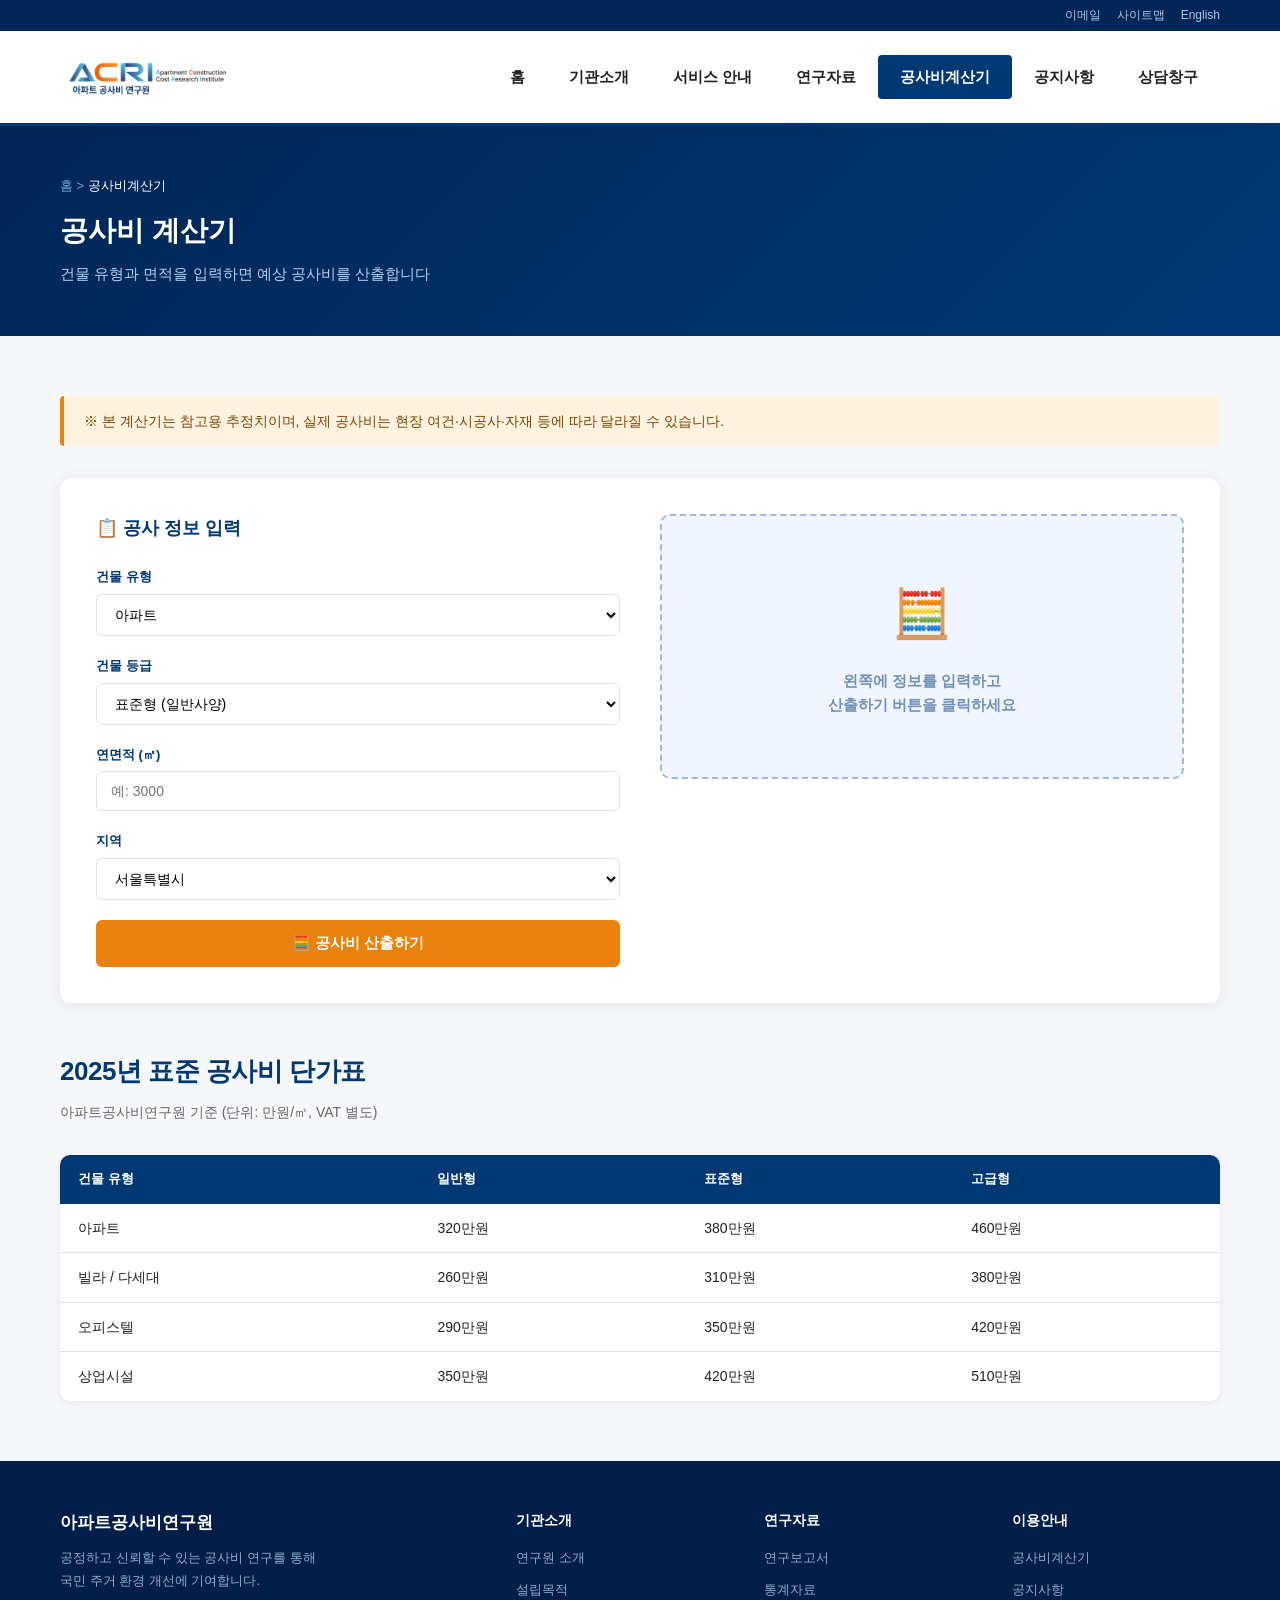
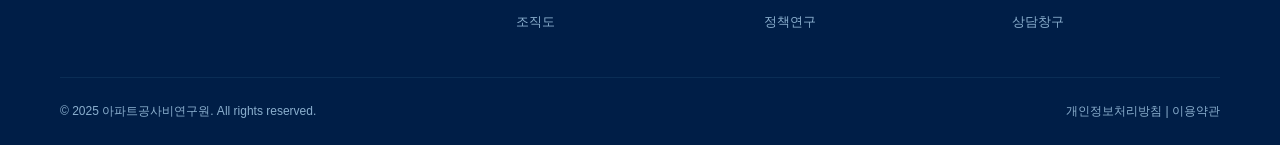
<file: calculator.html>
<!DOCTYPE html>
<html lang="ko">
<head>
  <meta charset="UTF-8">
  <meta name="viewport" content="width=device-width, initial-scale=1.0">
  <title>공사비계산기 - 아파트공사비연구원</title>
  <link rel="stylesheet" href="css/style.css">
</head>
<body>

<div class="top-bar"><div class="container"><a href="#">이메일</a><a href="#">사이트맵</a><a href="#">English</a></div></div>

<header>
  <div class="container">
    <div class="header-inner">
      <a href="index.html" class="logo">
        <img src="images/logo.png" alt="아파트 공사비 연구원">
      </a>
      <button class="menu-toggle">☰</button>
      <nav><ul>
        <li><a href="index.html">홈</a></li>
        <li><a href="about.html">기관소개</a></li>
        <li><a href="research.html">서비스 안내</a></li>
        <li><a href="materials.html">연구자료</a></li>
        <li><a href="calculator.html" class="active">공사비계산기</a></li>
        <li><a href="news.html">공지사항</a></li>
        <li><a href="contact.html">상담창구</a></li>
      </ul></nav>
    </div>
  </div>
</header>

<div class="page-hero">
  <div class="container">
    <div class="breadcrumb">홈 &gt; <span>공사비계산기</span></div>
    <h2>공사비 계산기</h2>
    <p>건물 유형과 면적을 입력하면 예상 공사비를 산출합니다</p>
  </div>
</div>

<section class="section">
  <div class="container">
    <div style="background:#fff3e0; border-left:4px solid var(--accent); padding:14px 20px; border-radius:4px; margin-bottom:32px; font-size:14px; color:#7a4500;">
      ※ 본 계산기는 참고용 추정치이며, 실제 공사비는 현장 여건·시공사·자재 등에 따라 달라질 수 있습니다.
    </div>
    <div class="calc-section">
      <div class="calc-grid">
        <!-- 입력 -->
        <div>
          <h3 style="font-size:18px; color:var(--primary); font-weight:800; margin-bottom:24px;">📋 공사 정보 입력</h3>
          <div class="form-group">
            <label>건물 유형</label>
            <select id="buildType">
              <option value="apt">아파트</option>
              <option value="villa">빌라 / 다세대</option>
              <option value="officetel">오피스텔</option>
              <option value="commercial">상업시설</option>
            </select>
          </div>
          <div class="form-group">
            <label>건물 등급</label>
            <select id="grade">
              <option value="basic">일반형 (기본사양)</option>
              <option value="standard" selected>표준형 (일반사양)</option>
              <option value="premium">고급형 (프리미엄)</option>
            </select>
          </div>
          <div class="form-group">
            <label>연면적 (㎡)</label>
            <input type="number" id="area" placeholder="예: 3000" min="1">
          </div>
          <div class="form-group">
            <label>지역</label>
            <select id="region">
              <option value="seoul">서울특별시</option>
              <option value="metro">수도권 (경기·인천)</option>
              <option value="metro-city">광역시</option>
              <option value="other">기타 지역</option>
            </select>
          </div>
          <button class="btn btn-primary" style="width:100%; padding:14px; font-size:15px;" onclick="calculate()">
            🧮 공사비 산출하기
          </button>
        </div>

        <!-- 결과 -->
        <div>
          <div class="calc-result" id="calc-result" style="display:none;">
            <h3>📊 예상 공사비 산출 결과</h3>
            <div class="result-row">
              <span>적용 단가</span>
              <span class="result-val" id="r-unit">-</span>
            </div>
            <div class="result-row">
              <span>기본 공사비</span>
              <span class="result-val" id="r-base">-</span>
            </div>
            <div class="result-row">
              <span>설계비 (4%)</span>
              <span class="result-val" id="r-design">-</span>
            </div>
            <div class="result-row">
              <span>감리비 (2.5%)</span>
              <span class="result-val" id="r-supervision">-</span>
            </div>
            <div class="result-row">
              <span>예비비 (5%)</span>
              <span class="result-val" id="r-contingency">-</span>
            </div>
            <div class="result-row total">
              <span>총 예상 공사비</span>
              <span class="result-val" id="r-total">-</span>
            </div>
            <div style="margin-top:20px; font-size:12px; color:var(--text-muted); line-height:1.6;">
              * 단가 기준: 아파트공사비연구원 2025년 표준단가<br>
              * 부가세(VAT) 별도
            </div>
          </div>
          <div id="calc-placeholder" style="background:#f0f5ff; border:2px dashed #a0b8e0; border-radius:10px; padding:60px 28px; text-align:center; color:#7090b8;">
            <div style="font-size:48px; margin-bottom:16px;">🧮</div>
            <p style="font-size:15px; font-weight:600;">왼쪽에 정보를 입력하고<br>산출하기 버튼을 클릭하세요</p>
          </div>
        </div>
      </div>
    </div>

    <!-- 단가 기준표 -->
    <div style="margin-top:48px;">
      <div class="section-title" style="margin-bottom:8px;">2025년 표준 공사비 단가표</div>
      <div class="section-subtitle">아파트공사비연구원 기준 (단위: 만원/㎡, VAT 별도)</div>
      <table class="data-table">
        <thead>
          <tr>
            <th>건물 유형</th>
            <th>일반형</th>
            <th>표준형</th>
            <th>고급형</th>
          </tr>
        </thead>
        <tbody>
          <tr><td>아파트</td><td>320만원</td><td>380만원</td><td>460만원</td></tr>
          <tr><td>빌라 / 다세대</td><td>260만원</td><td>310만원</td><td>380만원</td></tr>
          <tr><td>오피스텔</td><td>290만원</td><td>350만원</td><td>420만원</td></tr>
          <tr><td>상업시설</td><td>350만원</td><td>420만원</td><td>510만원</td></tr>
        </tbody>
      </table>
    </div>
  </div>
</section>

<footer>
  <div class="container">
    <div class="footer-grid">
      <div class="footer-logo"><h3>아파트공사비연구원</h3><p>공정하고 신뢰할 수 있는 공사비 연구를 통해<br>국민 주거 환경 개선에 기여합니다.</p></div>
      <div class="footer-col"><h4>기관소개</h4><ul><li><a href="about.html">연구원 소개</a></li><li><a href="about.html#mission">설립목적</a></li><li><a href="about.html#org">조직도</a></li></ul></div>
      <div class="footer-col"><h4>연구자료</h4><ul><li><a href="materials.html">연구보고서</a></li><li><a href="materials.html">통계자료</a></li><li><a href="materials.html">정책연구</a></li></ul></div>
      <div class="footer-col"><h4>이용안내</h4><ul><li><a href="calculator.html">공사비계산기</a></li><li><a href="news.html">공지사항</a></li><li><a href="contact.html">상담창구</a></li></ul></div>
    </div>
    <div class="footer-bottom"><span>© 2025 아파트공사비연구원. All rights reserved.</span><span>개인정보처리방침 | 이용약관</span></div>
  </div>
</footer>

<div class="modal-overlay" id="modal"><div class="modal"><h3 id="modal-title"></h3><p id="modal-msg"></p><button class="btn" onclick="closeModal()">확인</button></div></div>
<script src="js/main.js"></script>
<script>
const _calculate = calculate;
calculate = function() {
  _calculate();
  const result = document.getElementById('calc-result');
  if (result.style.display !== 'none') {
    document.getElementById('calc-placeholder').style.display = 'none';
  }
};
</script>
</body>
</html>
</file>
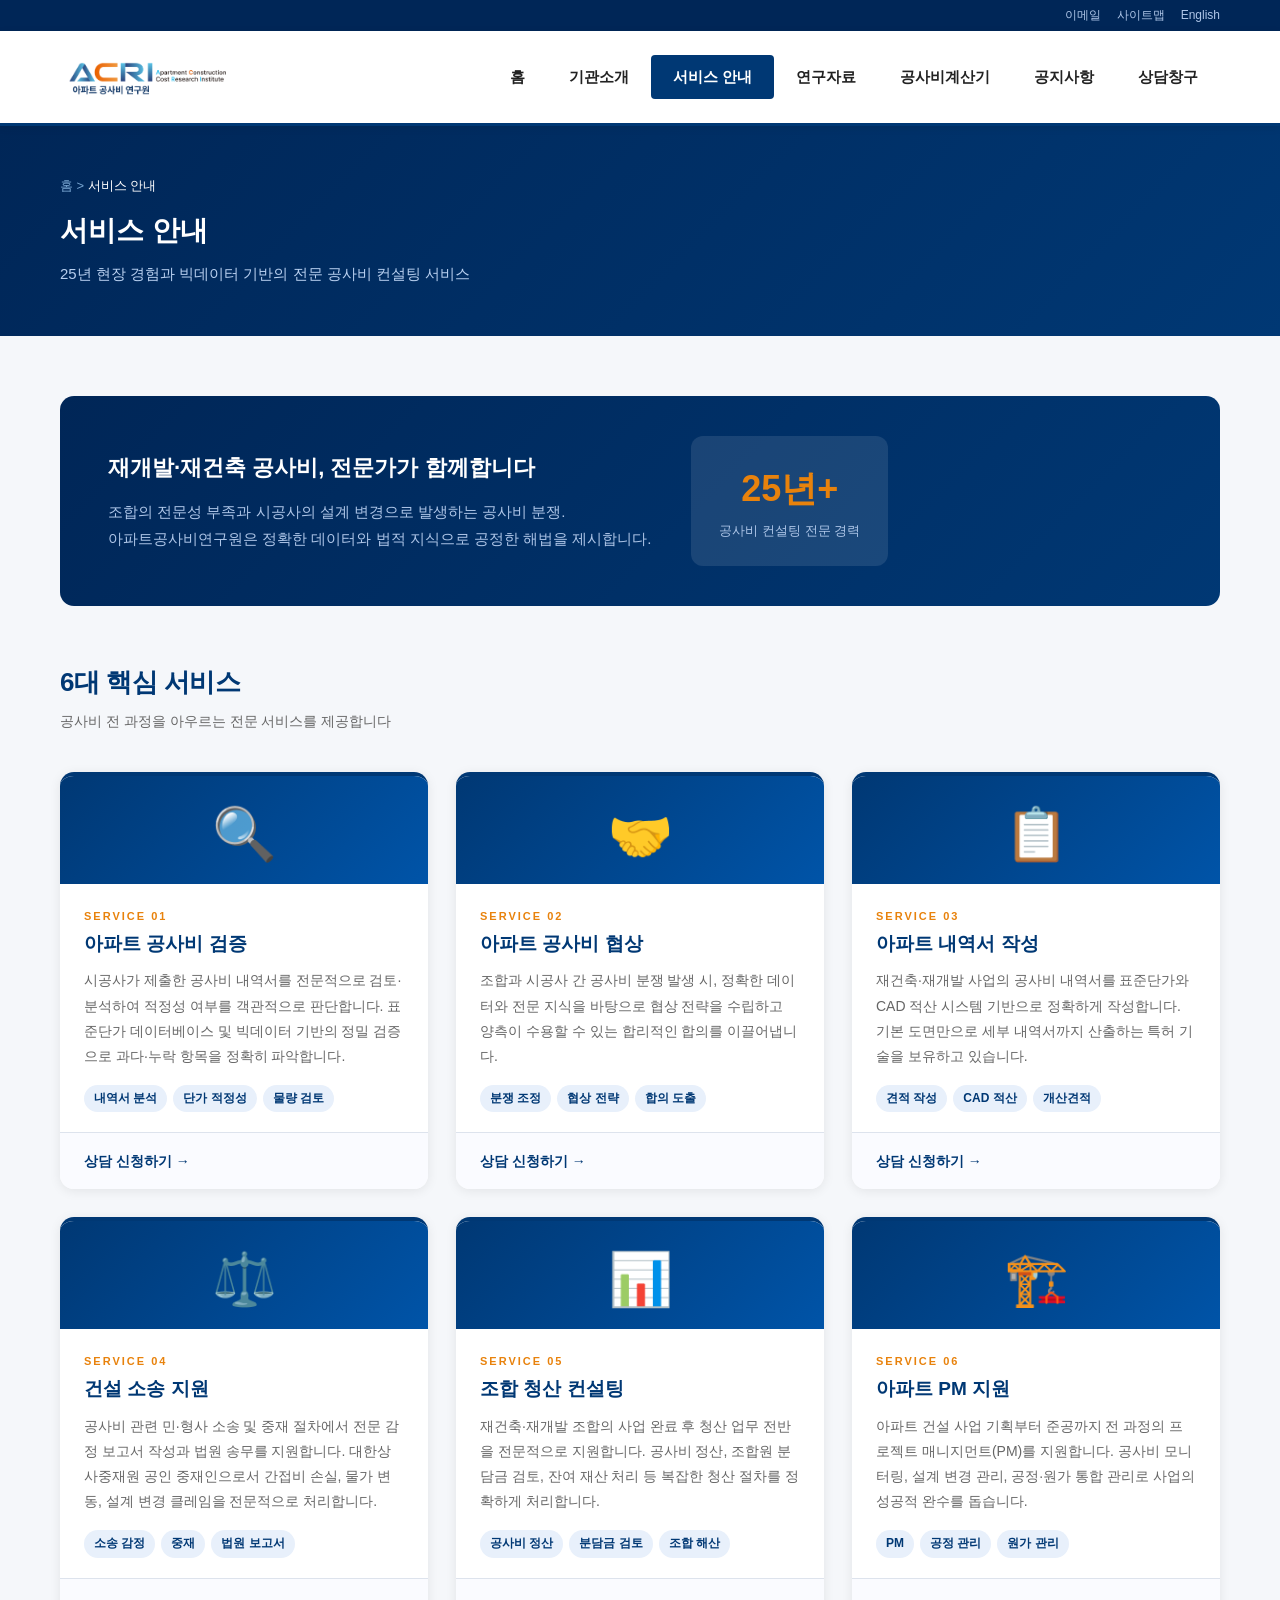
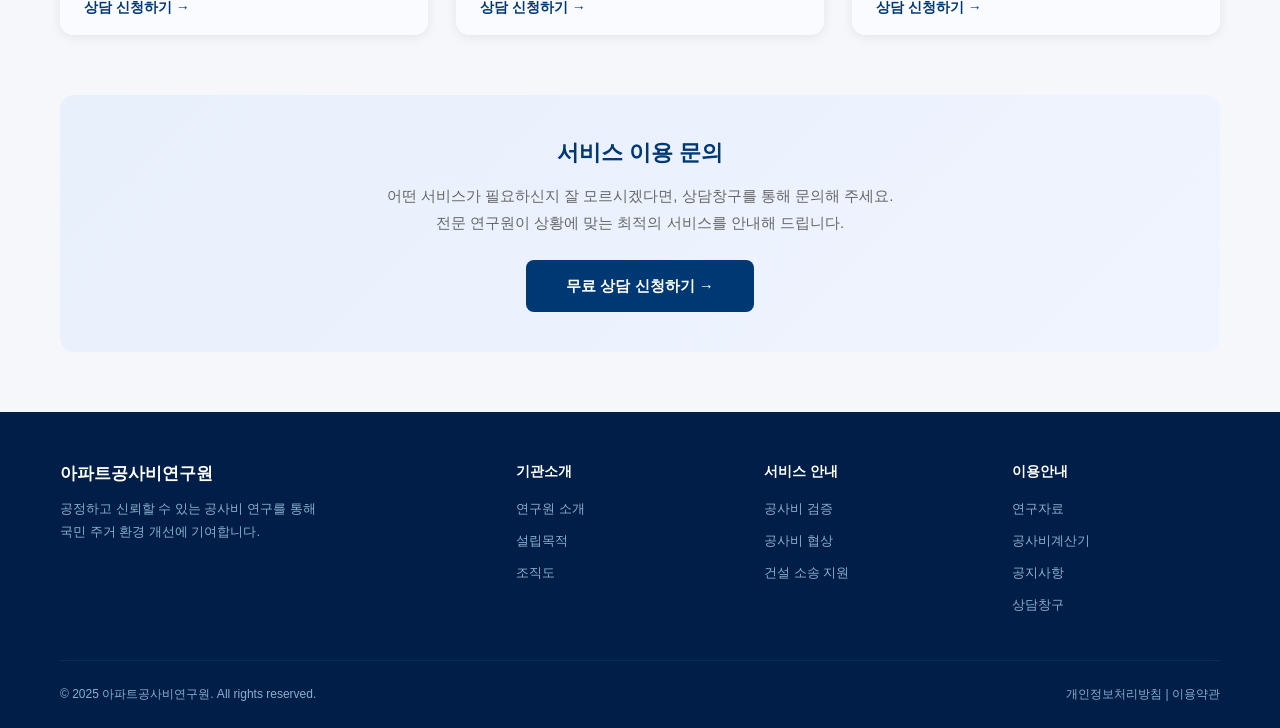
<file: research.html>
<!DOCTYPE html>
<html lang="ko">
<head>
  <meta charset="UTF-8">
  <meta name="viewport" content="width=device-width, initial-scale=1.0">
  <title>서비스 안내 - 아파트공사비연구원</title>
  <link rel="stylesheet" href="css/style.css">
  <style>
    .service-grid {
      display: grid;
      grid-template-columns: repeat(3, 1fr);
      gap: 28px;
      margin-top: 40px;
    }
    @media (max-width: 900px) { .service-grid { grid-template-columns: repeat(2, 1fr); } }
    @media (max-width: 560px) { .service-grid { grid-template-columns: 1fr; } }

    .service-card {
      background: white;
      border-radius: 14px;
      box-shadow: 0 2px 12px rgba(0,0,0,0.08);
      overflow: hidden;
      display: flex;
      flex-direction: column;
      transition: transform 0.2s, box-shadow 0.2s;
      border-top: 4px solid var(--primary);
    }
    .service-card:hover {
      transform: translateY(-6px);
      box-shadow: 0 10px 32px rgba(0,56,116,0.15);
    }
    .service-card-icon {
      background: linear-gradient(135deg, #003874, #0054a8);
      text-align: center;
      padding: 32px 20px 24px;
      font-size: 52px;
      line-height: 1;
    }
    .service-card-body {
      padding: 24px 24px 20px;
      flex: 1;
      display: flex;
      flex-direction: column;
    }
    .service-card-num {
      font-size: 11px;
      font-weight: 800;
      color: var(--accent);
      letter-spacing: 2px;
      margin-bottom: 6px;
    }
    .service-card-title {
      font-size: 19px;
      font-weight: 800;
      color: var(--primary);
      margin-bottom: 12px;
      line-height: 1.3;
    }
    .service-card-desc {
      font-size: 14px;
      color: var(--text-muted);
      line-height: 1.8;
      flex: 1;
    }
    .service-card-tags {
      display: flex;
      flex-wrap: wrap;
      gap: 6px;
      margin-top: 16px;
    }
    .service-tag {
      background: #e8f0fb;
      color: var(--primary);
      font-size: 12px;
      font-weight: 700;
      padding: 4px 10px;
      border-radius: 20px;
    }
    .service-card-footer {
      padding: 16px 24px;
      border-top: 1px solid var(--border);
      background: #fafbff;
    }
    .service-card-footer a {
      display: inline-flex;
      align-items: center;
      gap: 6px;
      font-size: 14px;
      font-weight: 700;
      color: var(--primary);
      transition: gap 0.2s;
    }
    .service-card-footer a:hover { gap: 10px; color: var(--accent); }

    .service-intro {
      background: linear-gradient(135deg, #002657, #003874);
      color: white;
      border-radius: 14px;
      padding: 40px 48px;
      margin-bottom: 8px;
      display: flex;
      align-items: center;
      gap: 40px;
    }
    .service-intro-text h3 { font-size: 22px; font-weight: 800; margin-bottom: 12px; }
    .service-intro-text p { font-size: 15px; color: #aec6e8; line-height: 1.8; }
    .service-intro-stat {
      min-width: 180px;
      text-align: center;
      background: rgba(255,255,255,0.1);
      border-radius: 12px;
      padding: 24px 28px;
    }
    .service-intro-stat .num { font-size: 36px; font-weight: 900; color: #e8820c; }
    .service-intro-stat .label { font-size: 13px; color: #aec6e8; margin-top: 4px; }
    @media (max-width: 700px) {
      .service-intro { flex-direction: column; padding: 28px 24px; gap: 20px; }
      .service-intro-stat { min-width: auto; width: 100%; }
    }
  </style>
</head>
<body>

<div class="top-bar"><div class="container"><a href="#">이메일</a><a href="#">사이트맵</a><a href="#">English</a></div></div>

<header>
  <div class="container">
    <div class="header-inner">
      <a href="index.html" class="logo">
        <img src="images/logo.png" alt="아파트 공사비 연구원">
      </a>
      <button class="menu-toggle">☰</button>
      <nav><ul>
        <li><a href="index.html">홈</a></li>
        <li><a href="about.html">기관소개</a></li>
        <li><a href="research.html" class="active">서비스 안내</a></li>
        <li><a href="materials.html">연구자료</a></li>
        <li><a href="calculator.html">공사비계산기</a></li>
        <li><a href="news.html">공지사항</a></li>
        <li><a href="contact.html">상담창구</a></li>
      </ul></nav>
    </div>
  </div>
</header>

<div class="page-hero">
  <div class="container">
    <div class="breadcrumb">홈 &gt; <span>서비스 안내</span></div>
    <h2>서비스 안내</h2>
    <p>25년 현장 경험과 빅데이터 기반의 전문 공사비 컨설팅 서비스</p>
  </div>
</div>

<section class="section">
  <div class="container">

    <!-- 소개 배너 -->
    <div class="service-intro">
      <div class="service-intro-text">
        <h3>재개발·재건축 공사비, 전문가가 함께합니다</h3>
        <p>조합의 전문성 부족과 시공사의 설계 변경으로 발생하는 공사비 분쟁.<br>
          아파트공사비연구원은 정확한 데이터와 법적 지식으로 공정한 해법을 제시합니다.</p>
      </div>
      <div class="service-intro-stat">
        <div class="num">25년+</div>
        <div class="label">공사비 컨설팅 전문 경력</div>
      </div>
    </div>

    <!-- 6개 서비스 카드 -->
    <div class="section-title" style="margin-top:56px;">6대 핵심 서비스</div>
    <div class="section-subtitle">공사비 전 과정을 아우르는 전문 서비스를 제공합니다</div>

    <div class="service-grid">

      <!-- 1. 아파트 공사비 검증 -->
      <div class="service-card">
        <div class="service-card-icon">🔍</div>
        <div class="service-card-body">
          <div class="service-card-num">SERVICE 01</div>
          <div class="service-card-title">아파트 공사비 검증</div>
          <div class="service-card-desc">
            시공사가 제출한 공사비 내역서를 전문적으로 검토·분석하여 적정성 여부를 객관적으로 판단합니다.
            표준단가 데이터베이스 및 빅데이터 기반의 정밀 검증으로 과다·누락 항목을 정확히 파악합니다.
          </div>
          <div class="service-card-tags">
            <span class="service-tag">내역서 분석</span>
            <span class="service-tag">단가 적정성</span>
            <span class="service-tag">물량 검토</span>
          </div>
        </div>
        <div class="service-card-footer">
          <a href="contact.html">상담 신청하기 →</a>
        </div>
      </div>

      <!-- 2. 아파트 공사비 협상 -->
      <div class="service-card">
        <div class="service-card-icon">🤝</div>
        <div class="service-card-body">
          <div class="service-card-num">SERVICE 02</div>
          <div class="service-card-title">아파트 공사비 협상</div>
          <div class="service-card-desc">
            조합과 시공사 간 공사비 분쟁 발생 시, 정확한 데이터와 전문 지식을 바탕으로 협상 전략을 수립하고
            양측이 수용할 수 있는 합리적인 합의를 이끌어냅니다.
          </div>
          <div class="service-card-tags">
            <span class="service-tag">분쟁 조정</span>
            <span class="service-tag">협상 전략</span>
            <span class="service-tag">합의 도출</span>
          </div>
        </div>
        <div class="service-card-footer">
          <a href="contact.html">상담 신청하기 →</a>
        </div>
      </div>

      <!-- 3. 아파트 내역서 작성 -->
      <div class="service-card">
        <div class="service-card-icon">📋</div>
        <div class="service-card-body">
          <div class="service-card-num">SERVICE 03</div>
          <div class="service-card-title">아파트 내역서 작성</div>
          <div class="service-card-desc">
            재건축·재개발 사업의 공사비 내역서를 표준단가와 CAD 적산 시스템 기반으로 정확하게 작성합니다.
            기본 도면만으로 세부 내역서까지 산출하는 특허 기술을 보유하고 있습니다.
          </div>
          <div class="service-card-tags">
            <span class="service-tag">견적 작성</span>
            <span class="service-tag">CAD 적산</span>
            <span class="service-tag">개산견적</span>
          </div>
        </div>
        <div class="service-card-footer">
          <a href="contact.html">상담 신청하기 →</a>
        </div>
      </div>

      <!-- 4. 건설 소송 지원 -->
      <div class="service-card">
        <div class="service-card-icon">⚖️</div>
        <div class="service-card-body">
          <div class="service-card-num">SERVICE 04</div>
          <div class="service-card-title">건설 소송 지원</div>
          <div class="service-card-desc">
            공사비 관련 민·형사 소송 및 중재 절차에서 전문 감정 보고서 작성과 법원 송무를 지원합니다.
            대한상사중재원 공인 중재인으로서 간접비 손실, 물가 변동, 설계 변경 클레임을 전문적으로 처리합니다.
          </div>
          <div class="service-card-tags">
            <span class="service-tag">소송 감정</span>
            <span class="service-tag">중재</span>
            <span class="service-tag">법원 보고서</span>
          </div>
        </div>
        <div class="service-card-footer">
          <a href="contact.html">상담 신청하기 →</a>
        </div>
      </div>

      <!-- 5. 조합 청산 컨설팅 -->
      <div class="service-card">
        <div class="service-card-icon">📊</div>
        <div class="service-card-body">
          <div class="service-card-num">SERVICE 05</div>
          <div class="service-card-title">조합 청산 컨설팅</div>
          <div class="service-card-desc">
            재건축·재개발 조합의 사업 완료 후 청산 업무 전반을 전문적으로 지원합니다.
            공사비 정산, 조합원 분담금 검토, 잔여 재산 처리 등 복잡한 청산 절차를 정확하게 처리합니다.
          </div>
          <div class="service-card-tags">
            <span class="service-tag">공사비 정산</span>
            <span class="service-tag">분담금 검토</span>
            <span class="service-tag">조합 해산</span>
          </div>
        </div>
        <div class="service-card-footer">
          <a href="contact.html">상담 신청하기 →</a>
        </div>
      </div>

      <!-- 6. 아파트 PM 지원 -->
      <div class="service-card">
        <div class="service-card-icon">🏗️</div>
        <div class="service-card-body">
          <div class="service-card-num">SERVICE 06</div>
          <div class="service-card-title">아파트 PM 지원</div>
          <div class="service-card-desc">
            아파트 건설 사업 기획부터 준공까지 전 과정의 프로젝트 매니지먼트(PM)를 지원합니다.
            공사비 모니터링, 설계 변경 관리, 공정·원가 통합 관리로 사업의 성공적 완수를 돕습니다.
          </div>
          <div class="service-card-tags">
            <span class="service-tag">PM</span>
            <span class="service-tag">공정 관리</span>
            <span class="service-tag">원가 관리</span>
          </div>
        </div>
        <div class="service-card-footer">
          <a href="contact.html">상담 신청하기 →</a>
        </div>
      </div>

    </div>

    <!-- 하단 CTA -->
    <div style="margin-top:60px; background:linear-gradient(135deg, #e8f0fb, #f0f4ff); border-radius:14px; padding:40px; text-align:center;">
      <h3 style="font-size:22px; font-weight:800; color:var(--primary); margin-bottom:12px;">서비스 이용 문의</h3>
      <p style="color:var(--text-muted); font-size:15px; line-height:1.8; margin-bottom:24px;">
        어떤 서비스가 필요하신지 잘 모르시겠다면, 상담창구를 통해 문의해 주세요.<br>
        전문 연구원이 상황에 맞는 최적의 서비스를 안내해 드립니다.
      </p>
      <a href="contact.html" class="btn btn-primary" style="display:inline-block; padding:14px 40px; background:var(--primary); color:white; border-radius:8px; font-size:15px; font-weight:800; text-decoration:none;">
        무료 상담 신청하기 →
      </a>
    </div>

  </div>
</section>

<footer>
  <div class="container">
    <div class="footer-grid">
      <div class="footer-logo"><h3>아파트공사비연구원</h3><p>공정하고 신뢰할 수 있는 공사비 연구를 통해<br>국민 주거 환경 개선에 기여합니다.</p></div>
      <div class="footer-col"><h4>기관소개</h4><ul><li><a href="about.html">연구원 소개</a></li><li><a href="about.html#mission">설립목적</a></li><li><a href="about.html#org">조직도</a></li></ul></div>
      <div class="footer-col"><h4>서비스 안내</h4><ul><li><a href="research.html">공사비 검증</a></li><li><a href="research.html">공사비 협상</a></li><li><a href="research.html">건설 소송 지원</a></li></ul></div>
      <div class="footer-col"><h4>이용안내</h4><ul><li><a href="materials.html">연구자료</a></li><li><a href="calculator.html">공사비계산기</a></li><li><a href="news.html">공지사항</a></li><li><a href="contact.html">상담창구</a></li></ul></div>
    </div>
    <div class="footer-bottom"><span>© 2025 아파트공사비연구원. All rights reserved.</span><span>개인정보처리방침 | 이용약관</span></div>
  </div>
</footer>

<div class="modal-overlay" id="modal"><div class="modal"><h3 id="modal-title"></h3><p id="modal-msg"></p><button class="btn" onclick="closeModal()">확인</button></div></div>
<script src="js/main.js"></script>
</body>
</html>
</file>
<file: css/style.css>
/* 공통 스타일 */
* { margin: 0; padding: 0; box-sizing: border-box; }

:root {
  --primary: #003874;
  --primary-light: #0054a8;
  --accent: #e8820c;
  --bg: #f5f7fa;
  --text: #222;
  --text-muted: #666;
  --border: #dde3ed;
  --white: #fff;
}

body {
  font-family: 'Malgun Gothic', '맑은 고딕', sans-serif;
  color: var(--text);
  background: var(--bg);
  font-size: 15px;
  line-height: 1.6;
}

a { text-decoration: none; color: inherit; }
ul { list-style: none; }
img { max-width: 100%; }

/* 상단 유틸 바 */
.top-bar {
  background: #002657;
  color: #aec6e8;
  font-size: 12px;
  padding: 6px 0;
}
.top-bar .container {
  display: flex;
  justify-content: flex-end;
  gap: 16px;
}
.top-bar a { color: #aec6e8; }
.top-bar a:hover { color: #fff; }

/* 헤더 */
header {
  background: var(--white);
  border-bottom: 3px solid var(--primary);
  position: sticky;
  top: 0;
  z-index: 100;
  box-shadow: 0 2px 8px rgba(0,0,0,0.08);
}
.header-inner {
  display: flex;
  align-items: center;
  justify-content: space-between;
  padding: 18px 0;
}
.logo {
  display: flex;
  align-items: center;
}
.logo img {
  height: 56px;
  width: auto;
  display: block;
}

/* 네비게이션 */
nav ul {
  display: flex;
  gap: 0;
}
nav ul li a {
  display: block;
  padding: 10px 22px;
  font-size: 15px;
  font-weight: 600;
  color: var(--text);
  border-radius: 4px;
  transition: background 0.15s, color 0.15s;
}
nav ul li a:hover,
nav ul li a.active {
  background: var(--primary);
  color: var(--white);
}

/* 모바일 메뉴 버튼 */
.menu-toggle {
  display: none;
  background: none;
  border: none;
  font-size: 24px;
  cursor: pointer;
  color: var(--primary);
}

/* 컨테이너 */
.container {
  max-width: 1200px;
  margin: 0 auto;
  padding: 0 20px;
}

/* 히어로 배너 */
.hero {
  background: linear-gradient(135deg, #002657 0%, #0054a8 60%, #003874 100%);
  color: white;
  padding: 80px 0 70px;
  position: relative;
  overflow: hidden;
}
.hero::before {
  content: '';
  position: absolute;
  right: -100px;
  top: -100px;
  width: 500px;
  height: 500px;
  background: rgba(255,255,255,0.04);
  border-radius: 50%;
}
.hero::after {
  content: '';
  position: absolute;
  right: 100px;
  bottom: -150px;
  width: 350px;
  height: 350px;
  background: rgba(255,255,255,0.03);
  border-radius: 50%;
}
.hero-content { position: relative; z-index: 1; }
.hero-badge {
  display: inline-block;
  background: var(--accent);
  color: white;
  font-size: 12px;
  font-weight: 700;
  padding: 4px 12px;
  border-radius: 20px;
  margin-bottom: 16px;
  letter-spacing: 1px;
}
.hero h2 {
  font-size: 38px;
  font-weight: 800;
  line-height: 1.3;
  margin-bottom: 16px;
  letter-spacing: -1px;
}
.hero p {
  font-size: 17px;
  color: #b8d0f0;
  margin-bottom: 32px;
  max-width: 560px;
}
.hero-btns {
  display: flex;
  gap: 12px;
  flex-wrap: wrap;
}
.btn {
  display: inline-block;
  padding: 13px 28px;
  border-radius: 6px;
  font-size: 15px;
  font-weight: 700;
  cursor: pointer;
  border: none;
  transition: all 0.2s;
}
.btn-primary {
  background: var(--accent);
  color: white;
}
.btn-primary:hover { background: #c96c08; transform: translateY(-1px); }
.btn-outline {
  background: transparent;
  color: white;
  border: 2px solid rgba(255,255,255,0.6);
}
.btn-outline:hover { background: rgba(255,255,255,0.1); transform: translateY(-1px); }

/* 빠른 메뉴 */
.quick-menu {
  background: var(--white);
  box-shadow: 0 4px 16px rgba(0,0,0,0.08);
}
.quick-menu-grid {
  display: grid;
  grid-template-columns: repeat(5, 1fr);
}
.quick-item {
  display: flex;
  flex-direction: column;
  align-items: center;
  gap: 8px;
  padding: 24px 10px;
  color: var(--text);
  border-right: 1px solid var(--border);
  transition: background 0.15s;
}
.quick-item:last-child { border-right: none; }
.quick-item:hover { background: #f0f4fb; color: var(--primary); }
.quick-item .icon {
  font-size: 28px;
}
.quick-item span {
  font-size: 13px;
  font-weight: 600;
}

/* 섹션 공통 */
.section { padding: 60px 0; }
.section-gray { background: #eef1f7; }
.section-title {
  font-size: 26px;
  font-weight: 800;
  color: var(--primary);
  margin-bottom: 6px;
  letter-spacing: -0.5px;
}
.section-subtitle {
  font-size: 14px;
  color: var(--text-muted);
  margin-bottom: 32px;
}
.section-header {
  display: flex;
  justify-content: space-between;
  align-items: flex-end;
  margin-bottom: 24px;
}
.more-link {
  font-size: 13px;
  color: var(--primary-light);
  font-weight: 600;
}
.more-link:hover { text-decoration: underline; }

/* 카드 그리드 */
.card-grid {
  display: grid;
  grid-template-columns: repeat(3, 1fr);
  gap: 20px;
}
.card {
  background: var(--white);
  border-radius: 10px;
  overflow: hidden;
  box-shadow: 0 2px 10px rgba(0,0,0,0.06);
  transition: transform 0.2s, box-shadow 0.2s;
}
.card:hover {
  transform: translateY(-4px);
  box-shadow: 0 8px 24px rgba(0,0,0,0.12);
}
.card-header {
  background: var(--primary);
  color: white;
  padding: 16px 20px;
  font-size: 13px;
  font-weight: 700;
  display: flex;
  align-items: center;
  gap: 8px;
}
.card-body { padding: 20px; }
.card-body h3 {
  font-size: 16px;
  font-weight: 700;
  margin-bottom: 8px;
  line-height: 1.4;
}
.card-body p {
  font-size: 13px;
  color: var(--text-muted);
  line-height: 1.6;
}
.card-footer {
  padding: 12px 20px;
  border-top: 1px solid var(--border);
  display: flex;
  justify-content: space-between;
  align-items: center;
  font-size: 12px;
  color: var(--text-muted);
}
.tag {
  display: inline-block;
  background: #e8f0fb;
  color: var(--primary);
  font-size: 11px;
  font-weight: 700;
  padding: 3px 9px;
  border-radius: 20px;
}

/* 공지사항 리스트 */
.notice-list { background: white; border-radius: 10px; overflow: hidden; box-shadow: 0 2px 10px rgba(0,0,0,0.06); }
.notice-item {
  display: flex;
  align-items: center;
  padding: 16px 24px;
  border-bottom: 1px solid var(--border);
  gap: 16px;
  transition: background 0.15s;
}
.notice-item:last-child { border-bottom: none; }
.notice-item:hover { background: #f8faff; }
.notice-badge {
  background: var(--primary);
  color: white;
  font-size: 11px;
  font-weight: 700;
  padding: 3px 8px;
  border-radius: 4px;
  white-space: nowrap;
}
.notice-badge.new { background: var(--accent); }
.notice-title {
  flex: 1;
  font-size: 14px;
  font-weight: 500;
}
.notice-date {
  font-size: 12px;
  color: var(--text-muted);
  white-space: nowrap;
}

/* 통계 */
.stats-bar {
  background: var(--primary);
  color: white;
  padding: 40px 0;
}
.stats-grid {
  display: grid;
  grid-template-columns: repeat(4, 1fr);
  text-align: center;
  gap: 20px;
}
.stat-item { border-right: 1px solid rgba(255,255,255,0.2); }
.stat-item:last-child { border-right: none; }
.stat-num {
  font-size: 36px;
  font-weight: 800;
  color: #7ec8f5;
  line-height: 1;
  margin-bottom: 8px;
}
.stat-label { font-size: 14px; color: #aec6e8; }

/* 계산기 */
.calc-section {
  background: white;
  border-radius: 12px;
  padding: 36px;
  box-shadow: 0 2px 16px rgba(0,0,0,0.08);
}
.calc-grid {
  display: grid;
  grid-template-columns: 1fr 1fr;
  gap: 40px;
  align-items: start;
}
.form-group { margin-bottom: 20px; }
.form-group label {
  display: block;
  font-size: 13px;
  font-weight: 700;
  color: var(--primary);
  margin-bottom: 6px;
}
.form-group input,
.form-group select,
.form-group textarea {
  width: 100%;
  padding: 11px 14px;
  border: 1.5px solid var(--border);
  border-radius: 6px;
  font-size: 14px;
  font-family: inherit;
  transition: border-color 0.2s;
  background: white;
}
.form-group input:focus,
.form-group select:focus,
.form-group textarea:focus {
  outline: none;
  border-color: var(--primary-light);
}
.form-group textarea { height: 100px; resize: vertical; }
.calc-result {
  background: #f0f5ff;
  border: 2px solid var(--primary);
  border-radius: 10px;
  padding: 28px;
}
.calc-result h3 {
  font-size: 16px;
  color: var(--primary);
  margin-bottom: 20px;
  font-weight: 700;
}
.result-row {
  display: flex;
  justify-content: space-between;
  align-items: center;
  padding: 10px 0;
  border-bottom: 1px solid #d0dcf0;
  font-size: 14px;
}
.result-row:last-child { border-bottom: none; }
.result-row.total {
  font-weight: 800;
  font-size: 16px;
  color: var(--primary);
  padding-top: 16px;
  margin-top: 4px;
}
.result-val { font-weight: 700; color: var(--primary-light); }
.result-row.total .result-val { color: var(--accent); font-size: 20px; }

/* 상담창구 */
.contact-grid {
  display: grid;
  grid-template-columns: 1fr 1fr;
  gap: 40px;
}
.contact-info { padding: 36px; background: var(--primary); color: white; border-radius: 12px; }
.contact-info h3 { font-size: 20px; margin-bottom: 24px; }
.contact-detail {
  display: flex;
  align-items: flex-start;
  gap: 14px;
  margin-bottom: 20px;
}
.contact-detail .icon { font-size: 20px; margin-top: 2px; }
.contact-detail h4 { font-size: 13px; color: #aec6e8; margin-bottom: 4px; }
.contact-detail p { font-size: 15px; font-weight: 600; }
.contact-form { background: white; border-radius: 12px; padding: 36px; box-shadow: 0 2px 16px rgba(0,0,0,0.08); }
.contact-form h3 { font-size: 20px; color: var(--primary); margin-bottom: 24px; font-weight: 700; }
.btn-submit {
  width: 100%;
  padding: 14px;
  background: var(--primary);
  color: white;
  border: none;
  border-radius: 6px;
  font-size: 15px;
  font-weight: 700;
  cursor: pointer;
  transition: background 0.2s;
  font-family: inherit;
}
.btn-submit:hover { background: var(--primary-light); }

/* 페이지 히어로 */
.page-hero {
  background: linear-gradient(135deg, #002657, #003874);
  color: white;
  padding: 50px 0;
}
.page-hero h2 { font-size: 28px; font-weight: 800; margin-bottom: 8px; }
.page-hero p { color: #b8d0f0; font-size: 15px; }
.breadcrumb {
  font-size: 13px;
  color: #7aa8d4;
  margin-bottom: 12px;
}
.breadcrumb span { color: white; }

/* 테이블 */
.data-table { width: 100%; border-collapse: collapse; background: white; border-radius: 10px; overflow: hidden; box-shadow: 0 2px 10px rgba(0,0,0,0.06); }
.data-table th {
  background: var(--primary);
  color: white;
  padding: 14px 18px;
  font-size: 13px;
  font-weight: 700;
  text-align: left;
}
.data-table td {
  padding: 13px 18px;
  border-bottom: 1px solid var(--border);
  font-size: 14px;
}
.data-table tr:last-child td { border-bottom: none; }
.data-table tr:hover td { background: #f8faff; }
.download-btn {
  display: inline-block;
  background: var(--primary);
  color: white;
  padding: 5px 12px;
  border-radius: 4px;
  font-size: 12px;
  font-weight: 700;
}
.download-btn:hover { background: var(--primary-light); }

/* 푸터 */
footer {
  background: #001e47;
  color: #8aafce;
  padding: 48px 0 24px;
}
.footer-grid {
  display: grid;
  grid-template-columns: 2fr 1fr 1fr 1fr;
  gap: 40px;
  padding-bottom: 36px;
  border-bottom: 1px solid #0a2d55;
}
.footer-logo h3 { color: white; font-size: 17px; margin-bottom: 10px; }
.footer-logo p { font-size: 13px; line-height: 1.8; }
.footer-col h4 { color: white; font-size: 14px; font-weight: 700; margin-bottom: 14px; }
.footer-col ul li { margin-bottom: 8px; }
.footer-col ul li a { font-size: 13px; color: #8aafce; }
.footer-col ul li a:hover { color: white; }
.footer-bottom {
  display: flex;
  justify-content: space-between;
  align-items: center;
  padding-top: 24px;
  font-size: 12px;
}

/* 알림 모달 */
.modal-overlay {
  display: none;
  position: fixed;
  inset: 0;
  background: rgba(0,0,0,0.5);
  z-index: 999;
  align-items: center;
  justify-content: center;
}
.modal-overlay.show { display: flex; }
.modal {
  background: white;
  border-radius: 12px;
  padding: 40px;
  max-width: 400px;
  width: 90%;
  text-align: center;
}
.modal h3 { font-size: 20px; color: var(--primary); margin-bottom: 12px; }
.modal p { color: var(--text-muted); margin-bottom: 24px; }
.modal .btn { background: var(--primary); color: white; }

/* 반응형 */
@media (max-width: 900px) {
  .card-grid { grid-template-columns: repeat(2, 1fr); }
  .quick-menu-grid { grid-template-columns: repeat(3, 1fr); }
  .quick-item:nth-child(3) { border-right: none; }
  .stats-grid { grid-template-columns: repeat(2, 1fr); }
  .stat-item:nth-child(2) { border-right: none; }
  .calc-grid, .contact-grid { grid-template-columns: 1fr; }
  .footer-grid { grid-template-columns: 1fr 1fr; }
  nav ul { display: none; }
  nav ul.open { display: flex; flex-direction: column; position: absolute; top: 100%; left: 0; right: 0; background: white; box-shadow: 0 4px 16px rgba(0,0,0,0.12); padding: 8px; }
  .menu-toggle { display: block; }
  header { position: relative; }
  .header-inner { flex-wrap: wrap; }
}
@media (max-width: 600px) {
  .hero h2 { font-size: 26px; }
  .card-grid { grid-template-columns: 1fr; }
  .quick-menu-grid { grid-template-columns: repeat(2, 1fr); }
  .quick-item:nth-child(2) { border-right: none; }
  .footer-grid { grid-template-columns: 1fr; }
  .stats-grid { grid-template-columns: 1fr 1fr; }
}
</file>
